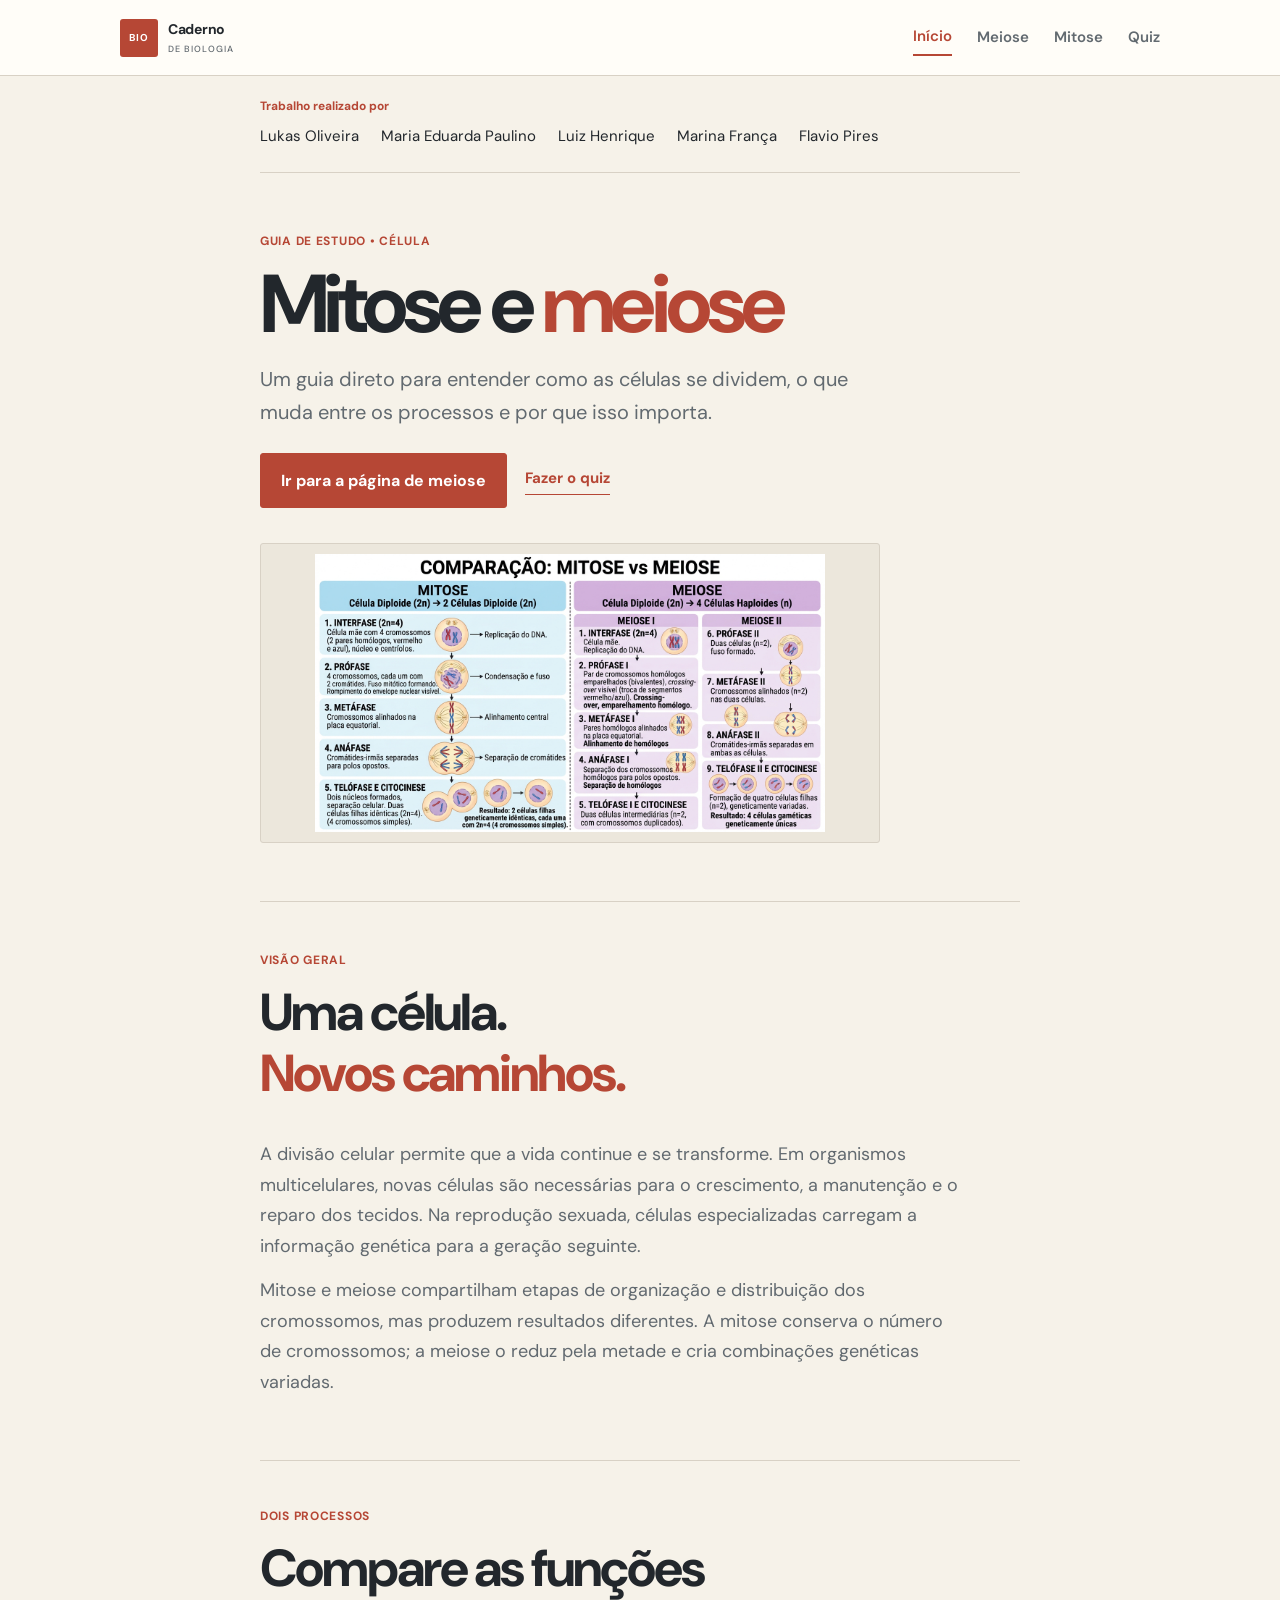
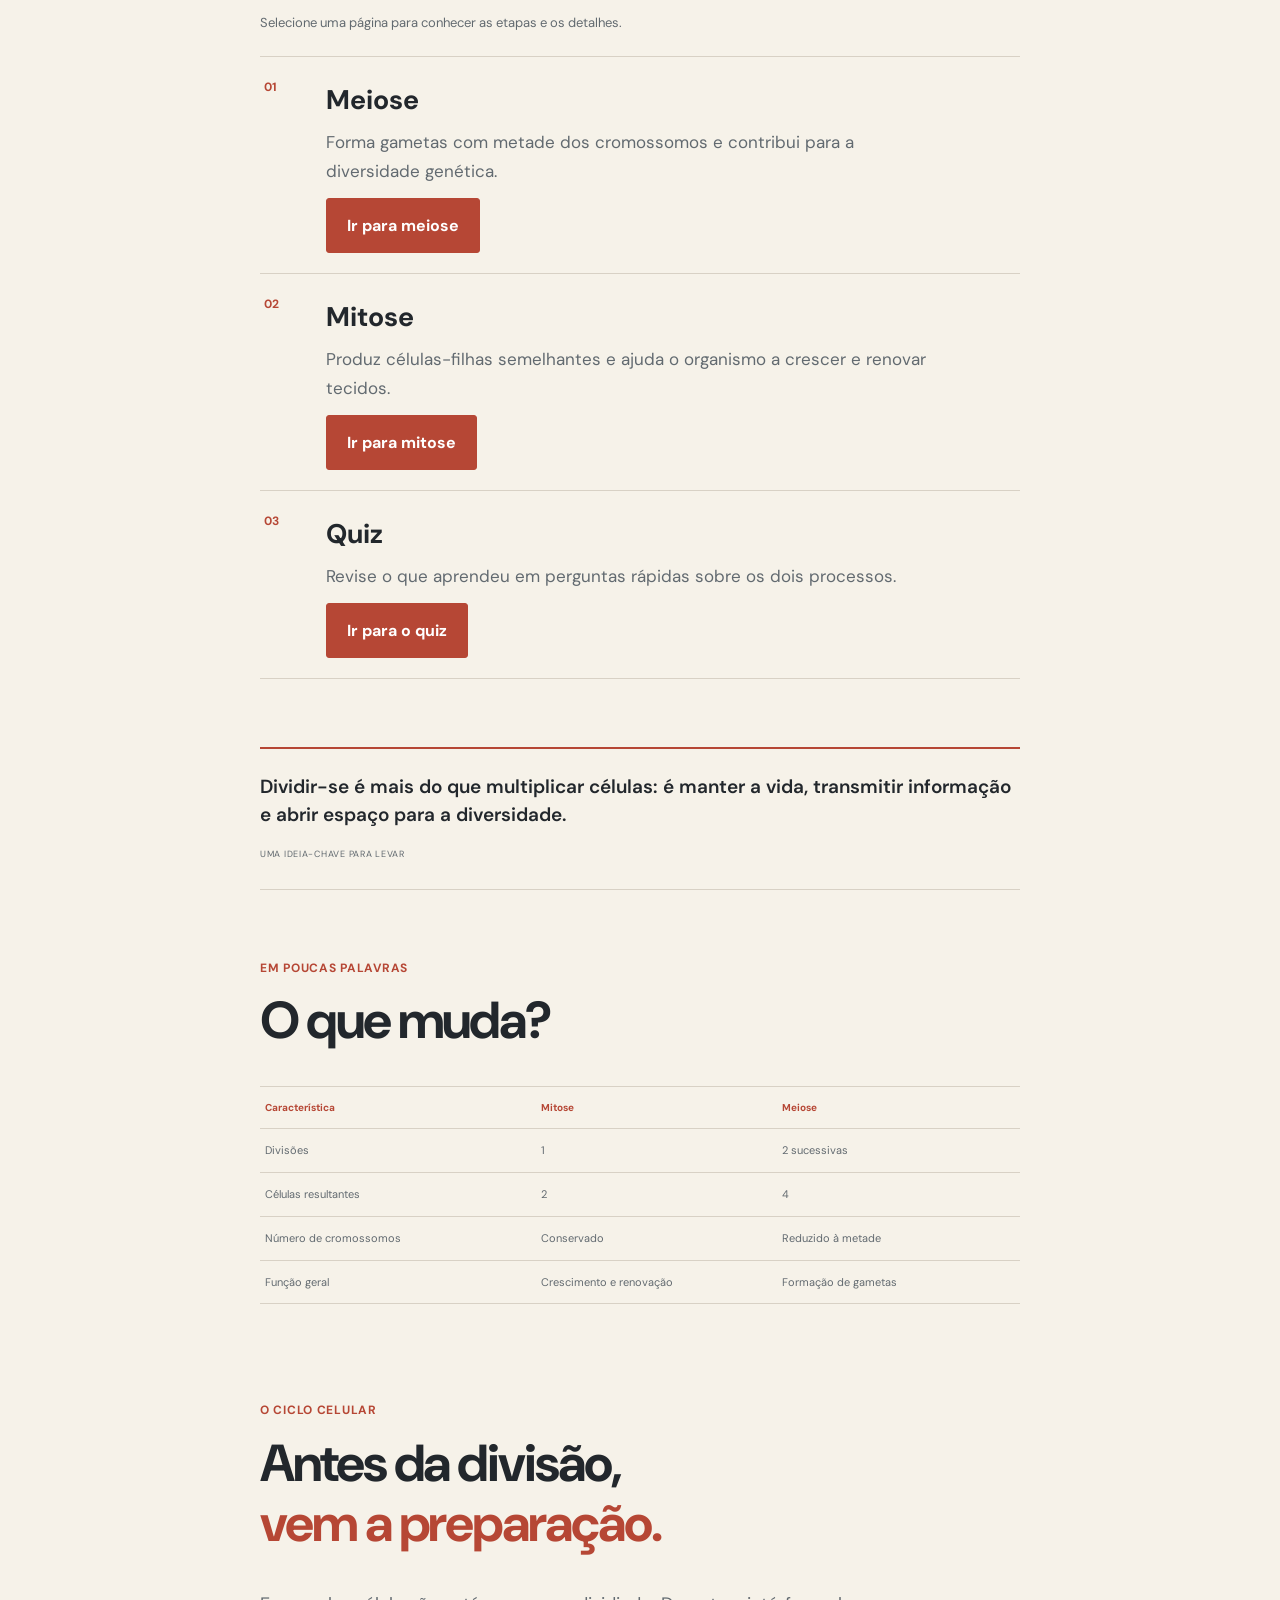
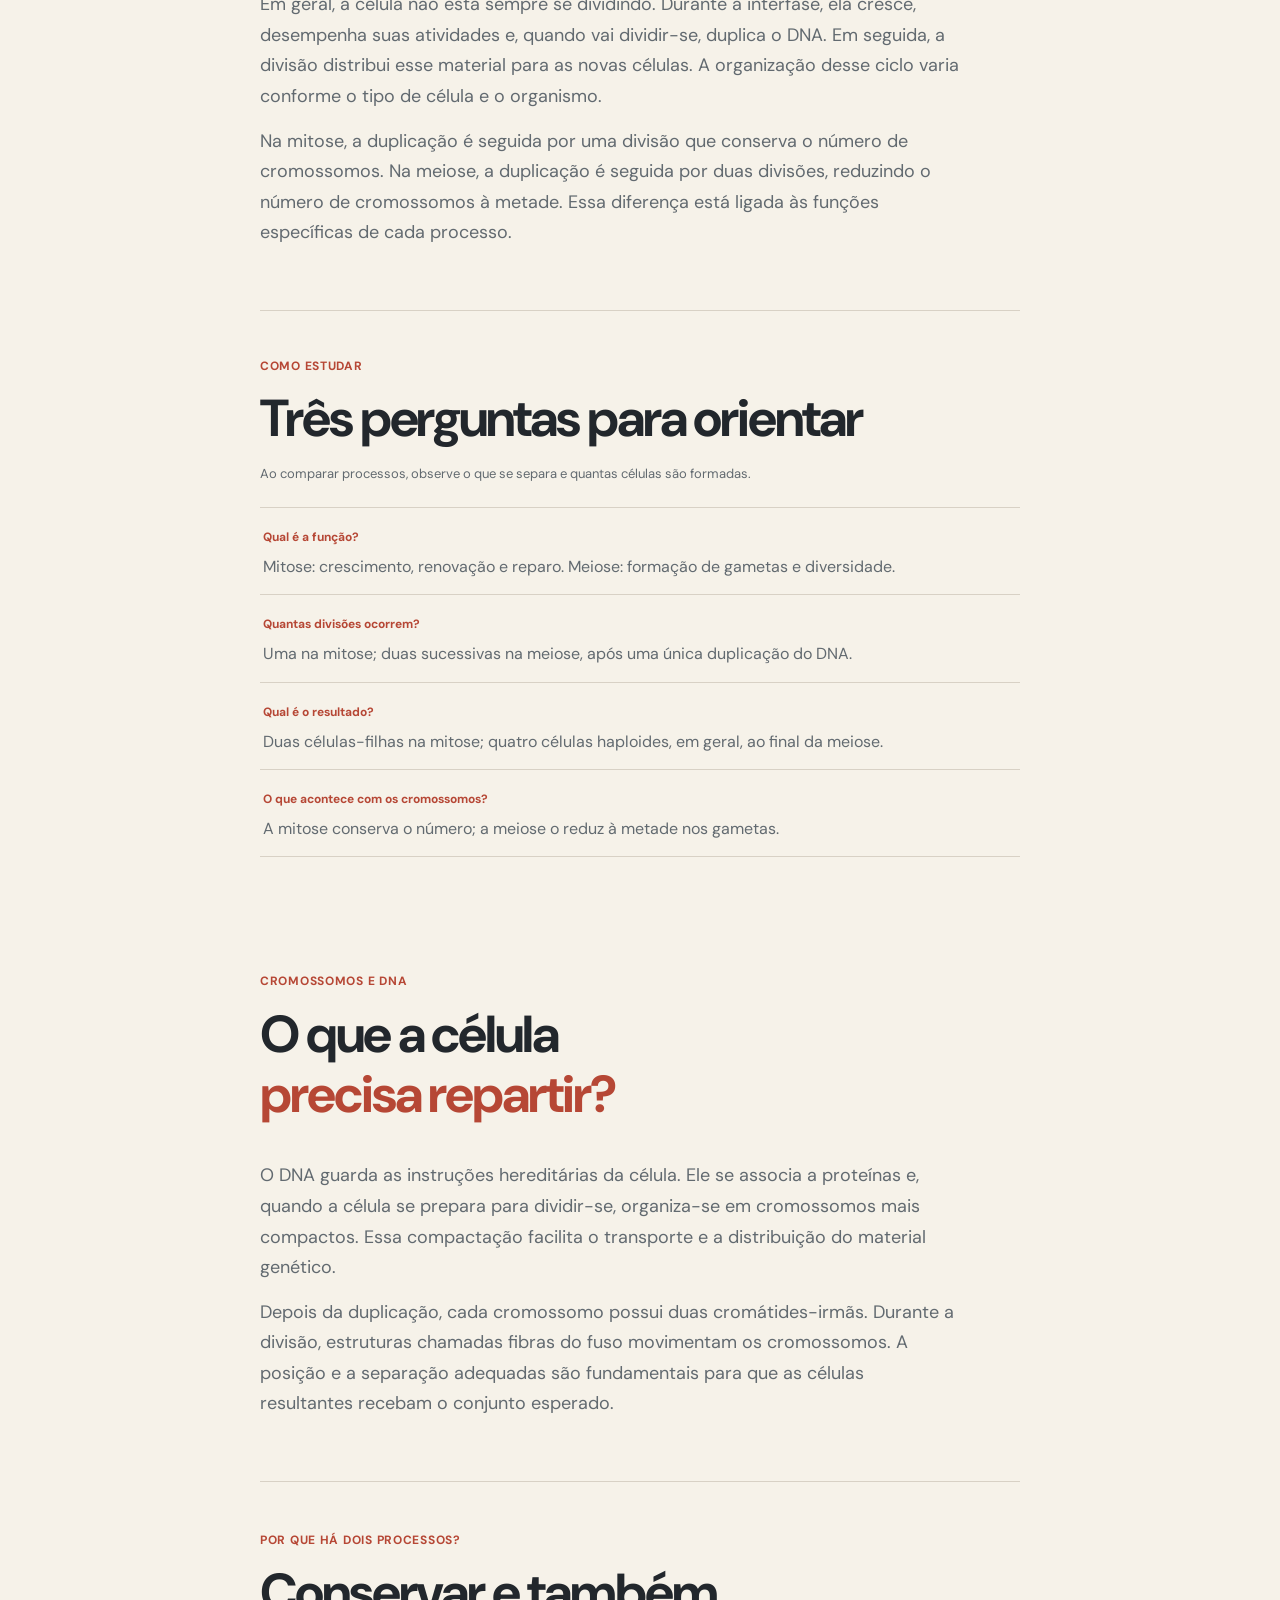
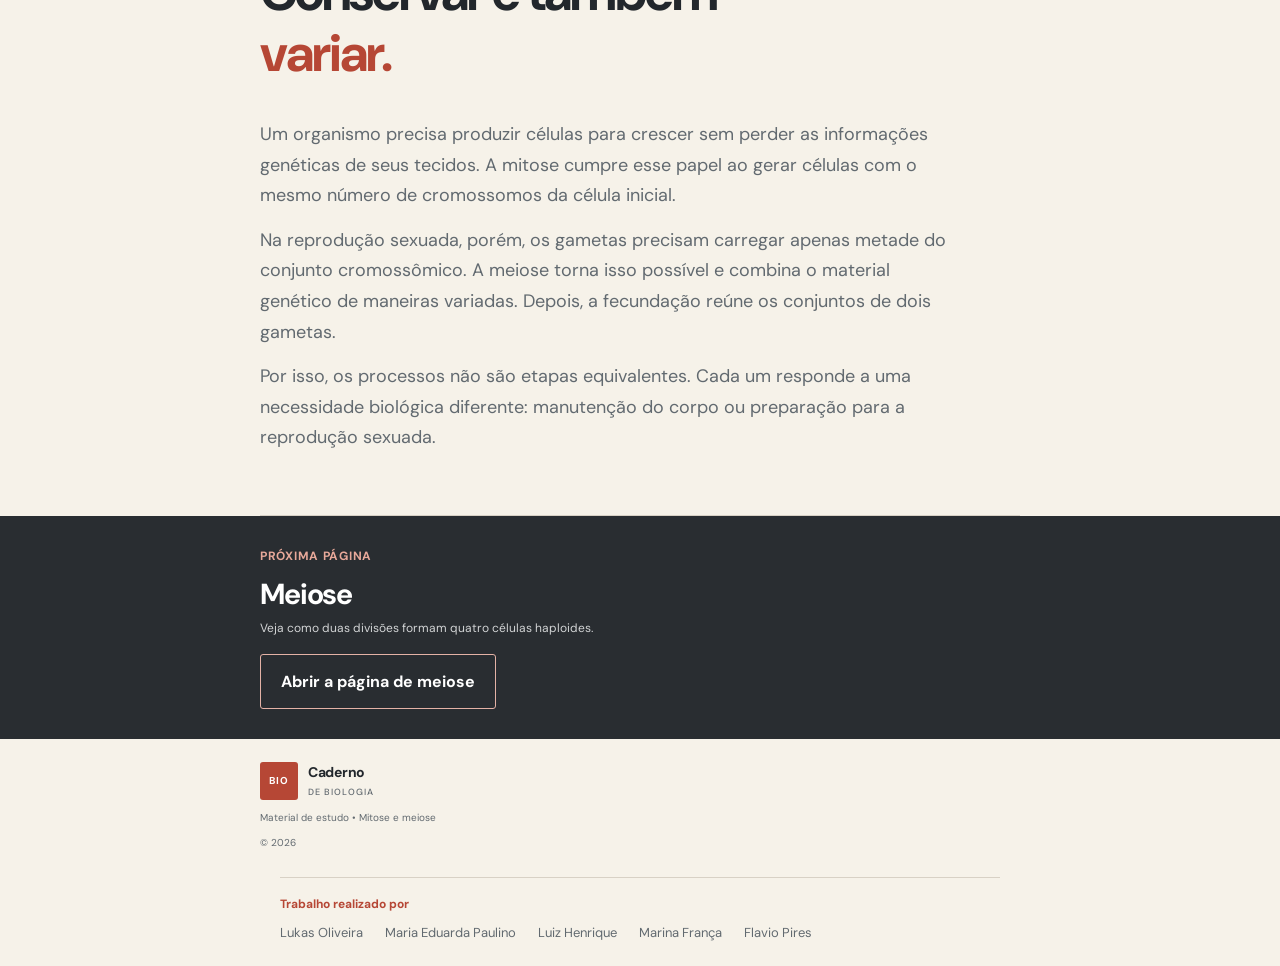
<file: index.html>
<!doctype html>
<html lang="pt-BR">
<head>
  <meta charset="utf-8">
  <meta name="viewport" content="width=device-width, initial-scale=1">
  <meta name="description" content="Introdução aos processos de mitose e meiose, suas etapas e importância.">
  <title>Mitose e Meiose | Caderno de biologia</title>
  <link rel="stylesheet" href="style.css">
  <script src="script.js" defer></script>
</head>
<body>
<header class="site-header">
  <a class="brand" href="index.html"><span class="brand-mark">BIO</span><span>Caderno <small>de biologia</small></span></a>
  <button class="menu-toggle" aria-label="Abrir menu" aria-expanded="false">☰</button>
  <nav class="main-nav">
    <a class="active" href="index.html">Início</a>
    <a href="meiose.html">Meiose</a>
    <a href="mitose.html">Mitose</a>
    <a href="quiz.html">Quiz</a>
  </nav>
</header>

<section class="team-credit" aria-label="Autores do trabalho">
  <p>Trabalho realizado por</p>
  <ul>
    <li>Lukas Oliveira</li>
    <li>Maria Eduarda Paulino</li>
    <li>Luiz Henrique</li>
    <li>Marina França</li>
    <li>Flavio Pires</li>
  </ul>
</section>

<main>
  <section class="hero">
    <div class="hero-copy">
      <p class="eyebrow">GUIA DE ESTUDO • CÉLULA</p>
      <h1>Mitose e <span>meiose</span></h1>
      <p class="lead">Um guia direto para entender como as células se dividem, o que muda entre os processos e por que isso importa.</p>
      <div class="hero-actions">
        <a class="button" href="meiose.html">Ir para a página de meiose</a>
        <a class="text-link" href="quiz.html">Fazer o quiz</a>
      </div>
    </div>
    <div class="image-placeholder hero-image">
      <div class="image-placeholder-inner">
        <img src="imagens/meiose-e-mitose-primeira-pagina.jfif" alt="Ilustração de abertura sobre mitose e meiose">
      </div>
    </div>
  </section>

  <section class="section intro-grid">
    <div>
      <p class="eyebrow">VISÃO GERAL</p>
      <h2>Uma célula.<br><span>Novos caminhos.</span></h2>
    </div>
    <div class="body-copy">
      <p>A divisão celular permite que a vida continue e se transforme. Em organismos multicelulares, novas células são necessárias para o crescimento, a manutenção e o reparo dos tecidos. Na reprodução sexuada, células especializadas carregam a informação genética para a geração seguinte.</p>
      <p>Mitose e meiose compartilham etapas de organização e distribuição dos cromossomos, mas produzem resultados diferentes. A mitose conserva o número de cromossomos; a meiose o reduz pela metade e cria combinações genéticas variadas.</p>
    </div>
  </section>

  <section class="section pathways">
    <div class="section-heading">
      <div><p class="eyebrow">DOIS PROCESSOS</p><h2>Compare as funções</h2></div>
      <p>Selecione uma página para conhecer as etapas e os detalhes.</p>
    </div>

    <div class="card-grid">
      <div class="topic-card meiosis-card">
        <span class="card-number">01</span>
        <h3>Meiose</h3>
        <p>Forma gametas com metade dos cromossomos e contribui para a diversidade genética.</p>
        <a class="button" href="meiose.html">Ir para meiose</a>
      </div>
      <div class="topic-card mitosis-card">
        <span class="card-number">02</span>
        <h3>Mitose</h3>
        <p>Produz células-filhas semelhantes e ajuda o organismo a crescer e renovar tecidos.</p>
        <a class="button" href="mitose.html">Ir para mitose</a>
      </div>
      <div class="topic-card quiz-card">
        <span class="card-number">03</span>
        <h3>Quiz</h3>
        <p>Revise o que aprendeu em perguntas rápidas sobre os dois processos.</p>
        <a class="button" href="quiz.html">Ir para o quiz</a>
      </div>
    </div>
  </section>

  <section class="quote-band">
    <p>Dividir-se é mais do que multiplicar células: é manter a vida, transmitir informação e abrir espaço para a diversidade.</p>
    <small>UMA IDEIA-CHAVE PARA LEVAR</small>
  </section>

  <section class="section quick-compare">
    <div><p class="eyebrow">EM POUCAS PALAVRAS</p><h2>O que muda?</h2></div>
    <div class="compare-table">
      <div class="compare-row compare-head"><span>Característica</span><span>Mitose</span><span>Meiose</span></div>
      <div class="compare-row"><span>Divisões</span><span>1</span><span>2 sucessivas</span></div>
      <div class="compare-row"><span>Células resultantes</span><span>2</span><span>4</span></div>
      <div class="compare-row"><span>Número de cromossomos</span><span>Conservado</span><span>Reduzido à metade</span></div>
      <div class="compare-row"><span>Função geral</span><span>Crescimento e renovação</span><span>Formação de gametas</span></div>
    </div>
  </section>

  <section class="section intro-grid">
    <div><p class="eyebrow">O CICLO CELULAR</p><h2>Antes da divisão,<br><span>vem a preparação.</span></h2></div>
    <div class="body-copy">
      <p>Em geral, a célula não está sempre se dividindo. Durante a intérfase, ela cresce, desempenha suas atividades e, quando vai dividir-se, duplica o DNA. Em seguida, a divisão distribui esse material para as novas células. A organização desse ciclo varia conforme o tipo de célula e o organismo.</p>
      <p>Na mitose, a duplicação é seguida por uma divisão que conserva o número de cromossomos. Na meiose, a duplicação é seguida por duas divisões, reduzindo o número de cromossomos à metade. Essa diferença está ligada às funções específicas de cada processo.</p>
    </div>
  </section>

  <section class="section pathways">
    <div class="section-heading">
      <div><p class="eyebrow">COMO ESTUDAR</p><h2>Três perguntas para orientar</h2></div>
      <p>Ao comparar processos, observe o que se separa e quantas células são formadas.</p>
    </div>
    <div class="mini-grid">
      <div><b>Qual é a função?</b><p>Mitose: crescimento, renovação e reparo. Meiose: formação de gametas e diversidade.</p></div>
      <div><b>Quantas divisões ocorrem?</b><p>Uma na mitose; duas sucessivas na meiose, após uma única duplicação do DNA.</p></div>
      <div><b>Qual é o resultado?</b><p>Duas células-filhas na mitose; quatro células haploides, em geral, ao final da meiose.</p></div>
      <div><b>O que acontece com os cromossomos?</b><p>A mitose conserva o número; a meiose o reduz à metade nos gametas.</p></div>
    </div>
  </section>

  <section class="section intro-grid">
    <div><p class="eyebrow">CROMOSSOMOS E DNA</p><h2>O que a célula<br><span>precisa repartir?</span></h2></div>
    <div class="body-copy">
      <p>O DNA guarda as instruções hereditárias da célula. Ele se associa a proteínas e, quando a célula se prepara para dividir-se, organiza-se em cromossomos mais compactos. Essa compactação facilita o transporte e a distribuição do material genético.</p>
      <p>Depois da duplicação, cada cromossomo possui duas cromátides-irmãs. Durante a divisão, estruturas chamadas fibras do fuso movimentam os cromossomos. A posição e a separação adequadas são fundamentais para que as células resultantes recebam o conjunto esperado.</p>
    </div>
  </section>

  <section class="section intro-grid">
    <div><p class="eyebrow">POR QUE HÁ DOIS PROCESSOS?</p><h2>Conservar e também<br><span>variar.</span></h2></div>
    <div class="body-copy">
      <p>Um organismo precisa produzir células para crescer sem perder as informações genéticas de seus tecidos. A mitose cumpre esse papel ao gerar células com o mesmo número de cromossomos da célula inicial.</p>
      <p>Na reprodução sexuada, porém, os gametas precisam carregar apenas metade do conjunto cromossômico. A meiose torna isso possível e combina o material genético de maneiras variadas. Depois, a fecundação reúne os conjuntos de dois gametas.</p>
      <p>Por isso, os processos não são etapas equivalentes. Cada um responde a uma necessidade biológica diferente: manutenção do corpo ou preparação para a reprodução sexuada.</p>
    </div>
  </section>

  <section class="next-banner">
    <div>
      <p class="eyebrow">PRÓXIMA PÁGINA</p>
      <h2>Meiose</h2>
      <p>Veja como duas divisões formam quatro células haploides.</p>
    </div>
    <a class="button button-light" href="meiose.html">Abrir a página de meiose</a>
  </section>
</main>

<footer>
  <a class="brand" href="index.html"><span class="brand-mark">BIO</span><span>Caderno <small>de biologia</small></span></a>
  <div class="credits-footer">
    <p>Trabalho realizado por</p>
    <ul>
      <li>Lukas Oliveira</li><li>Maria Eduarda Paulino</li><li>Luiz Henrique</li><li>Marina França</li><li>Flavio Pires</li>
    </ul>
  </div>
  <p>Material de estudo • Mitose e meiose</p>
  <span>© <span data-year></span></span>
</footer>
</body>
</html>
</file>
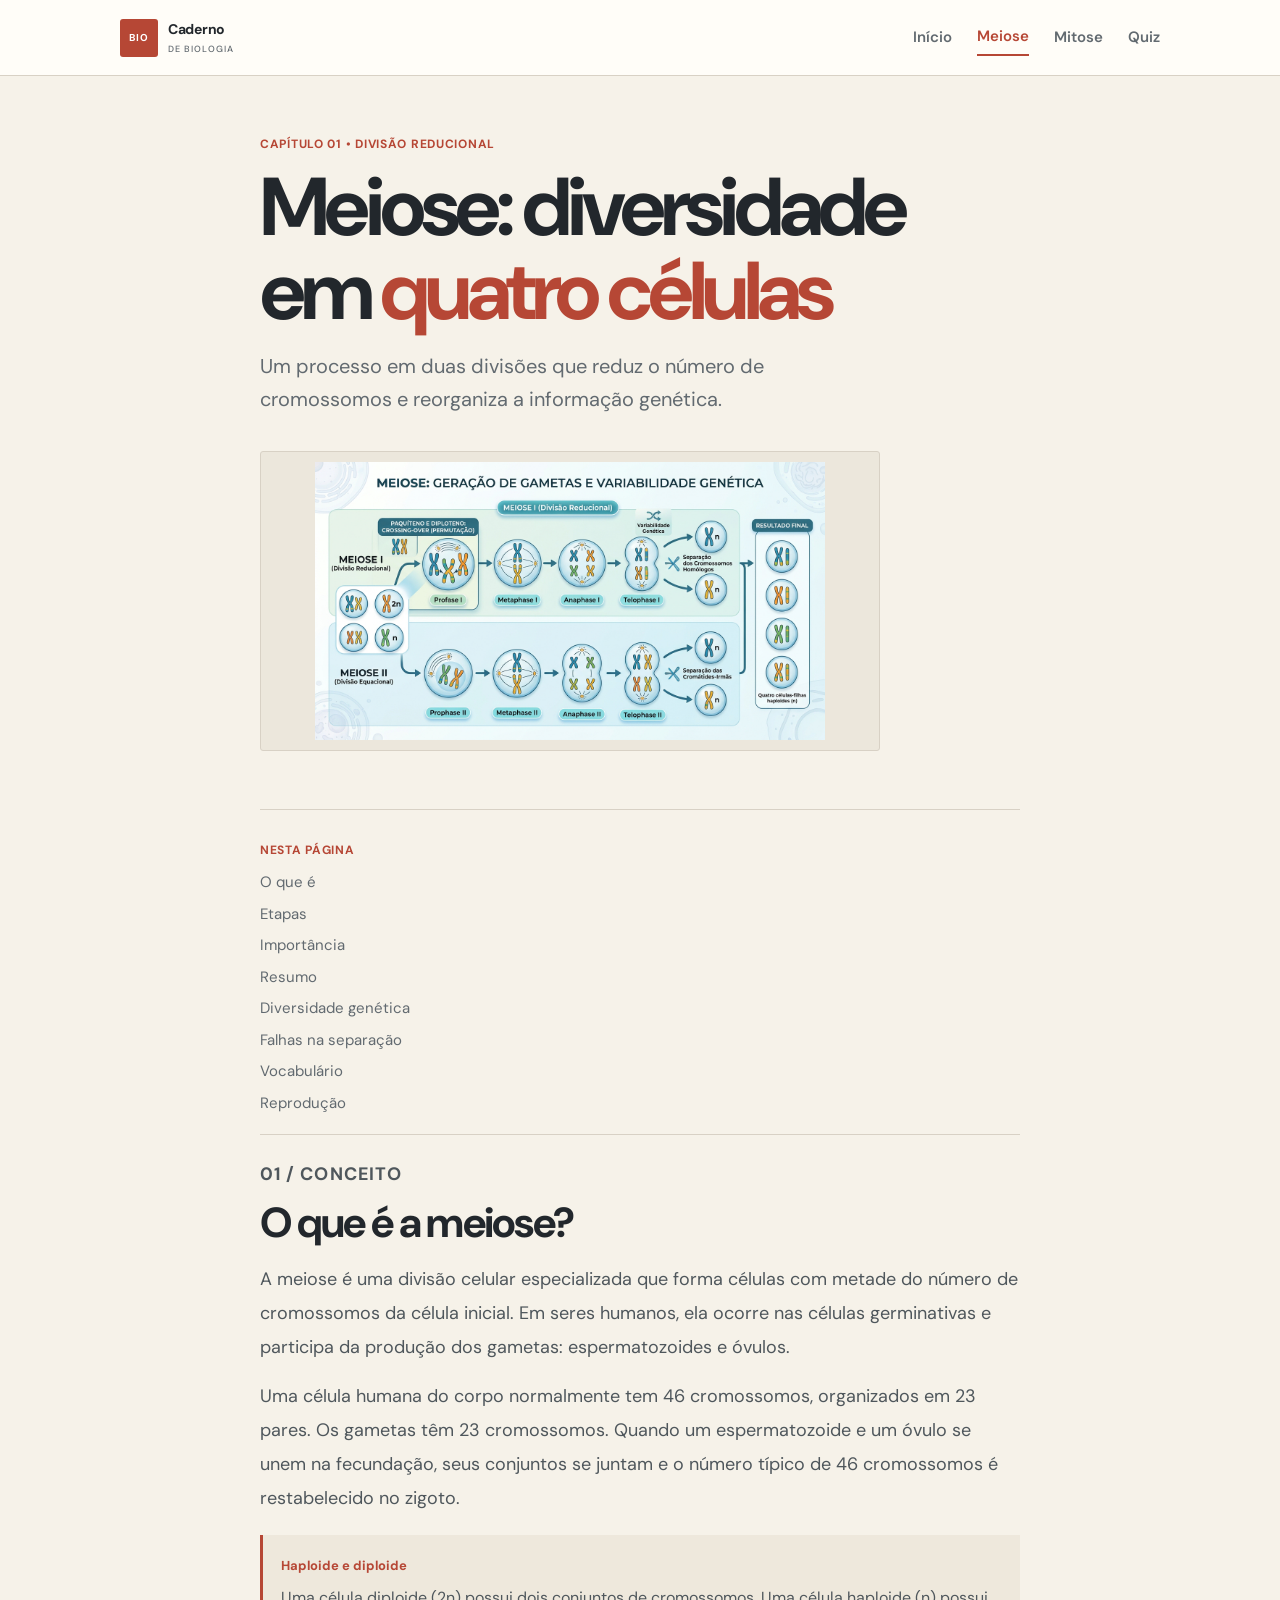
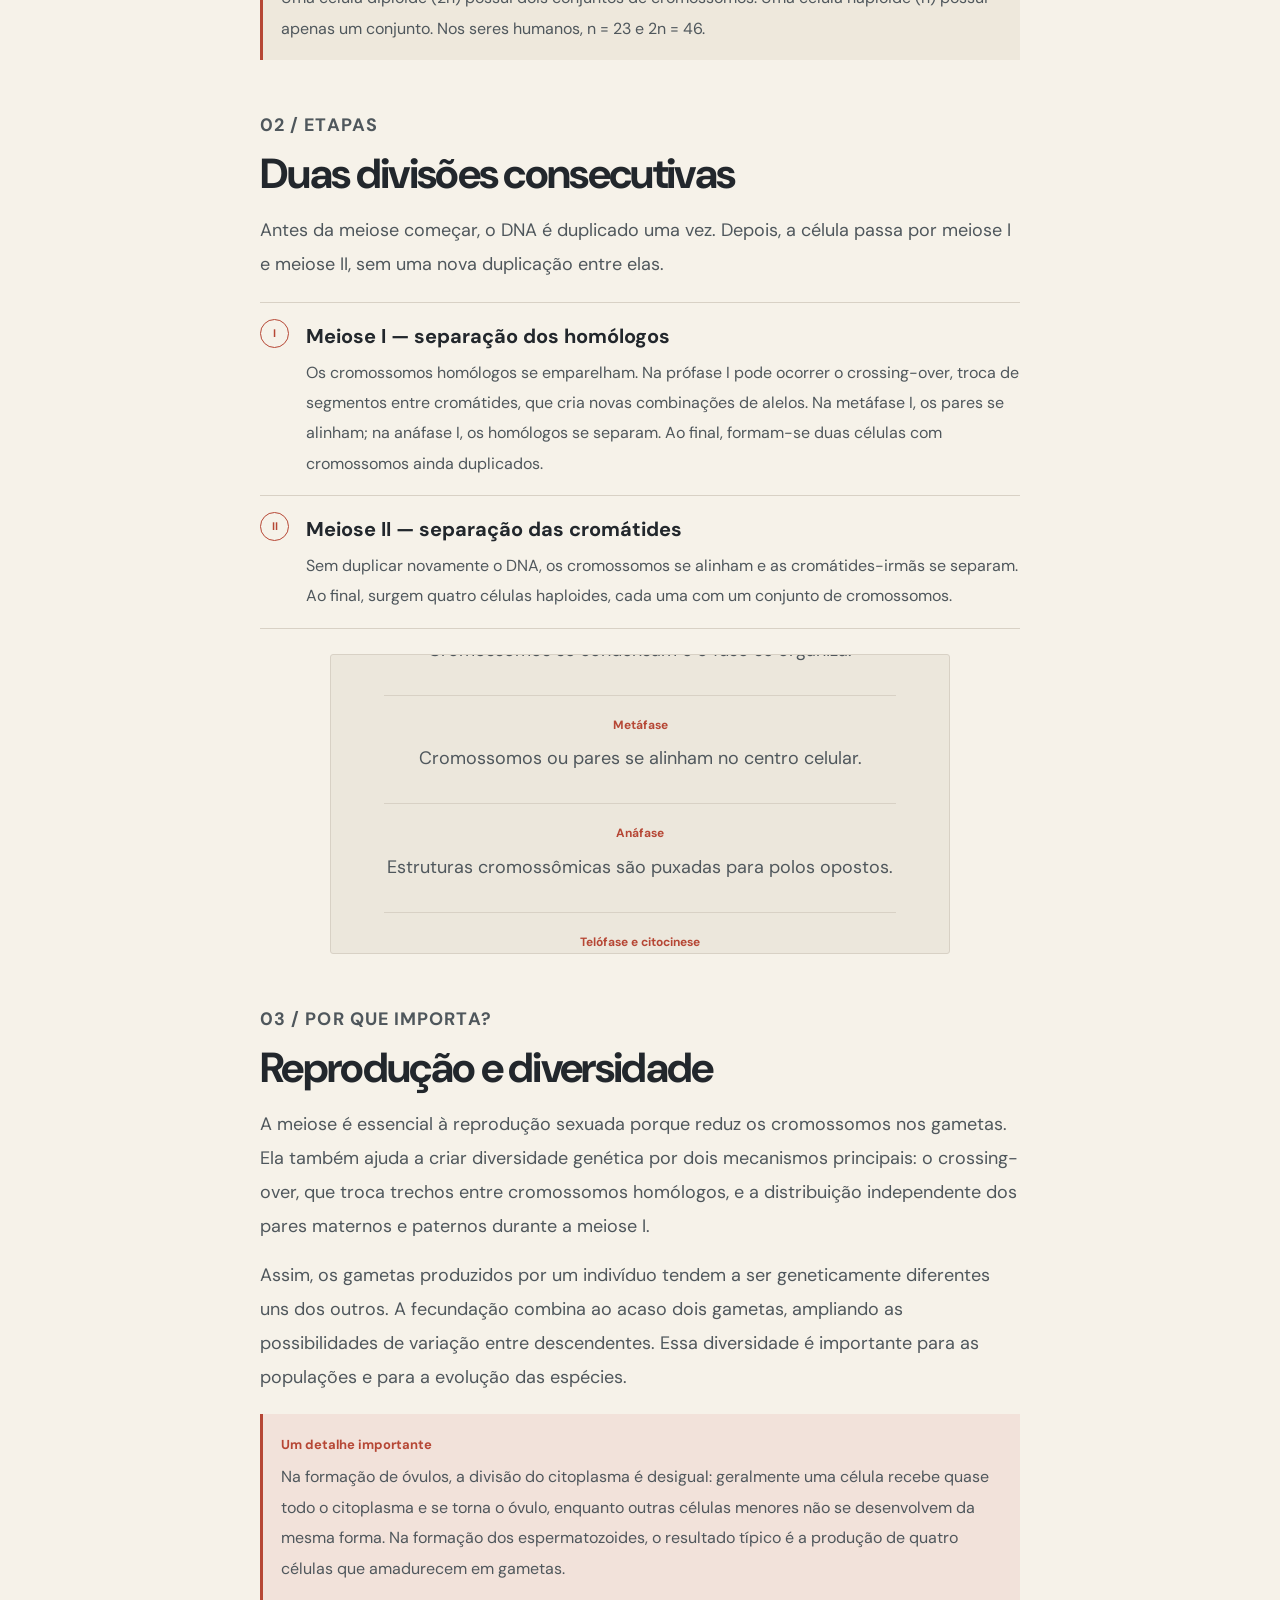
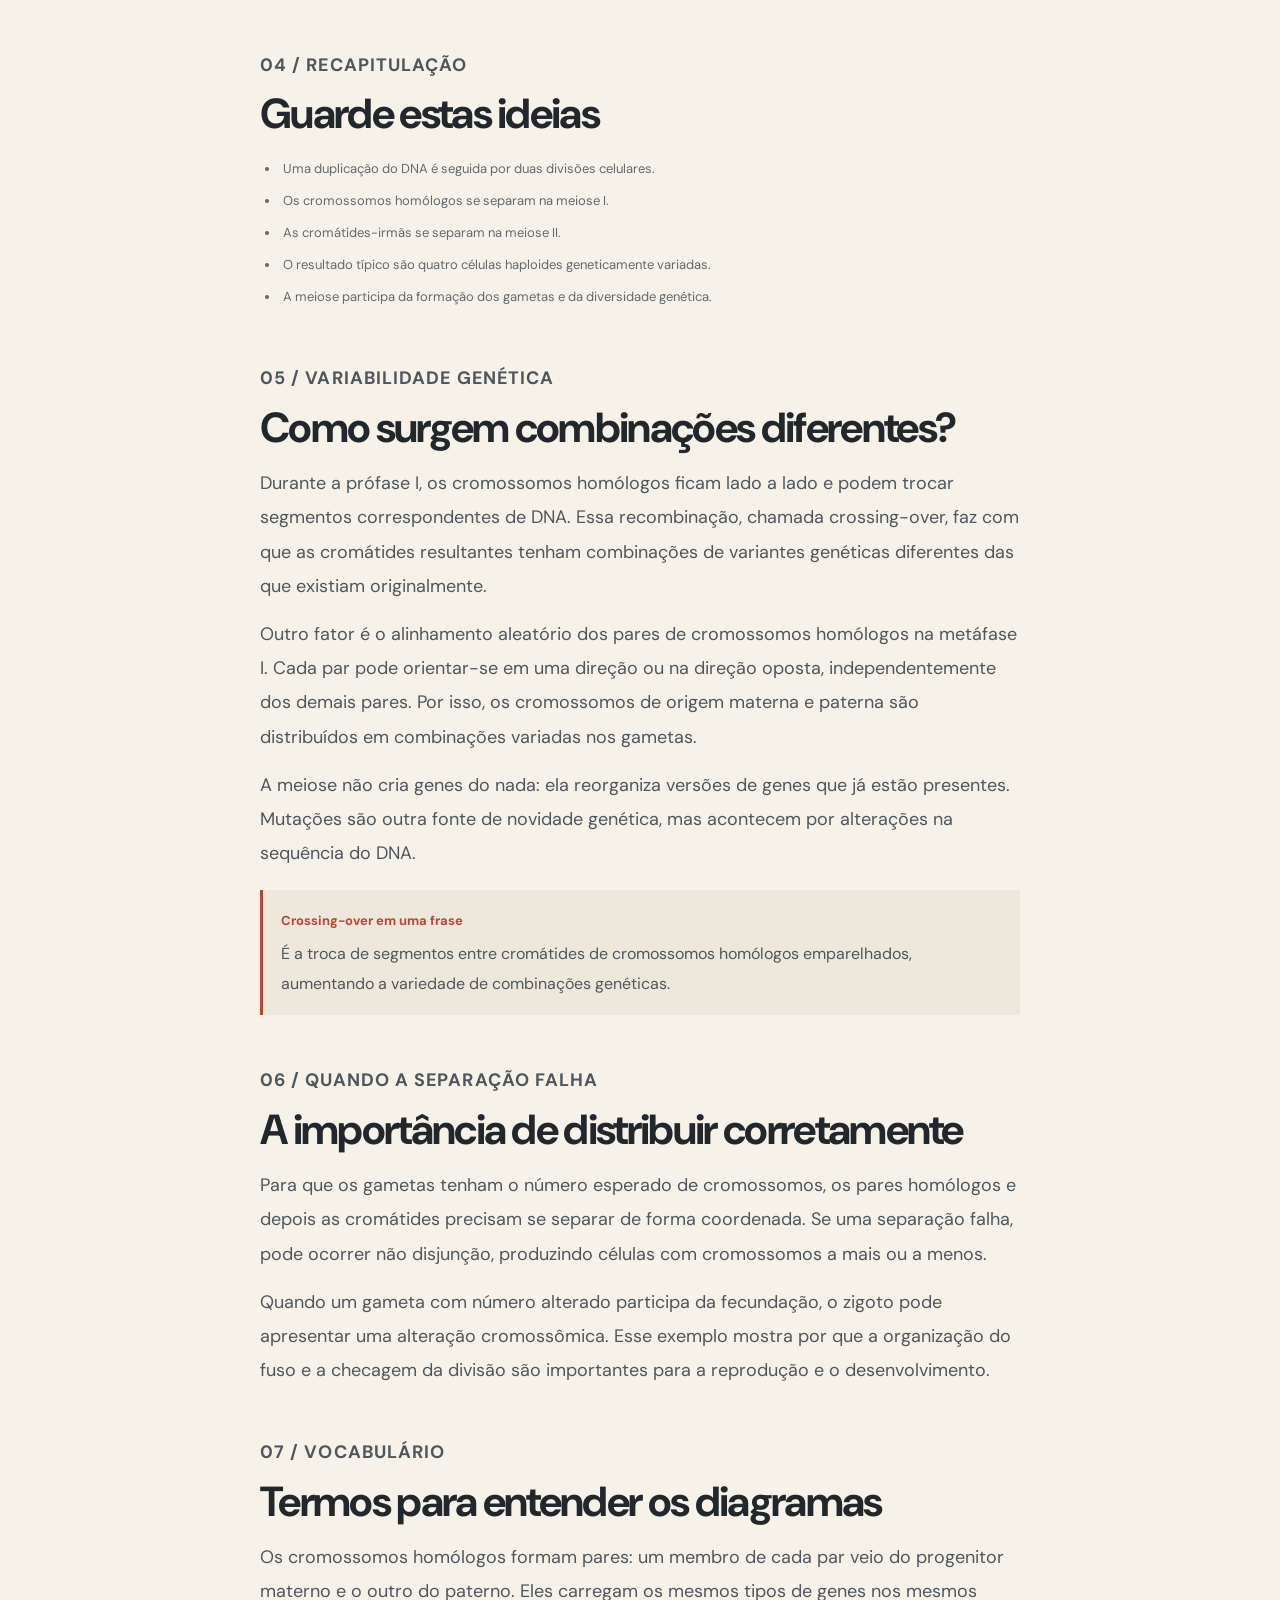
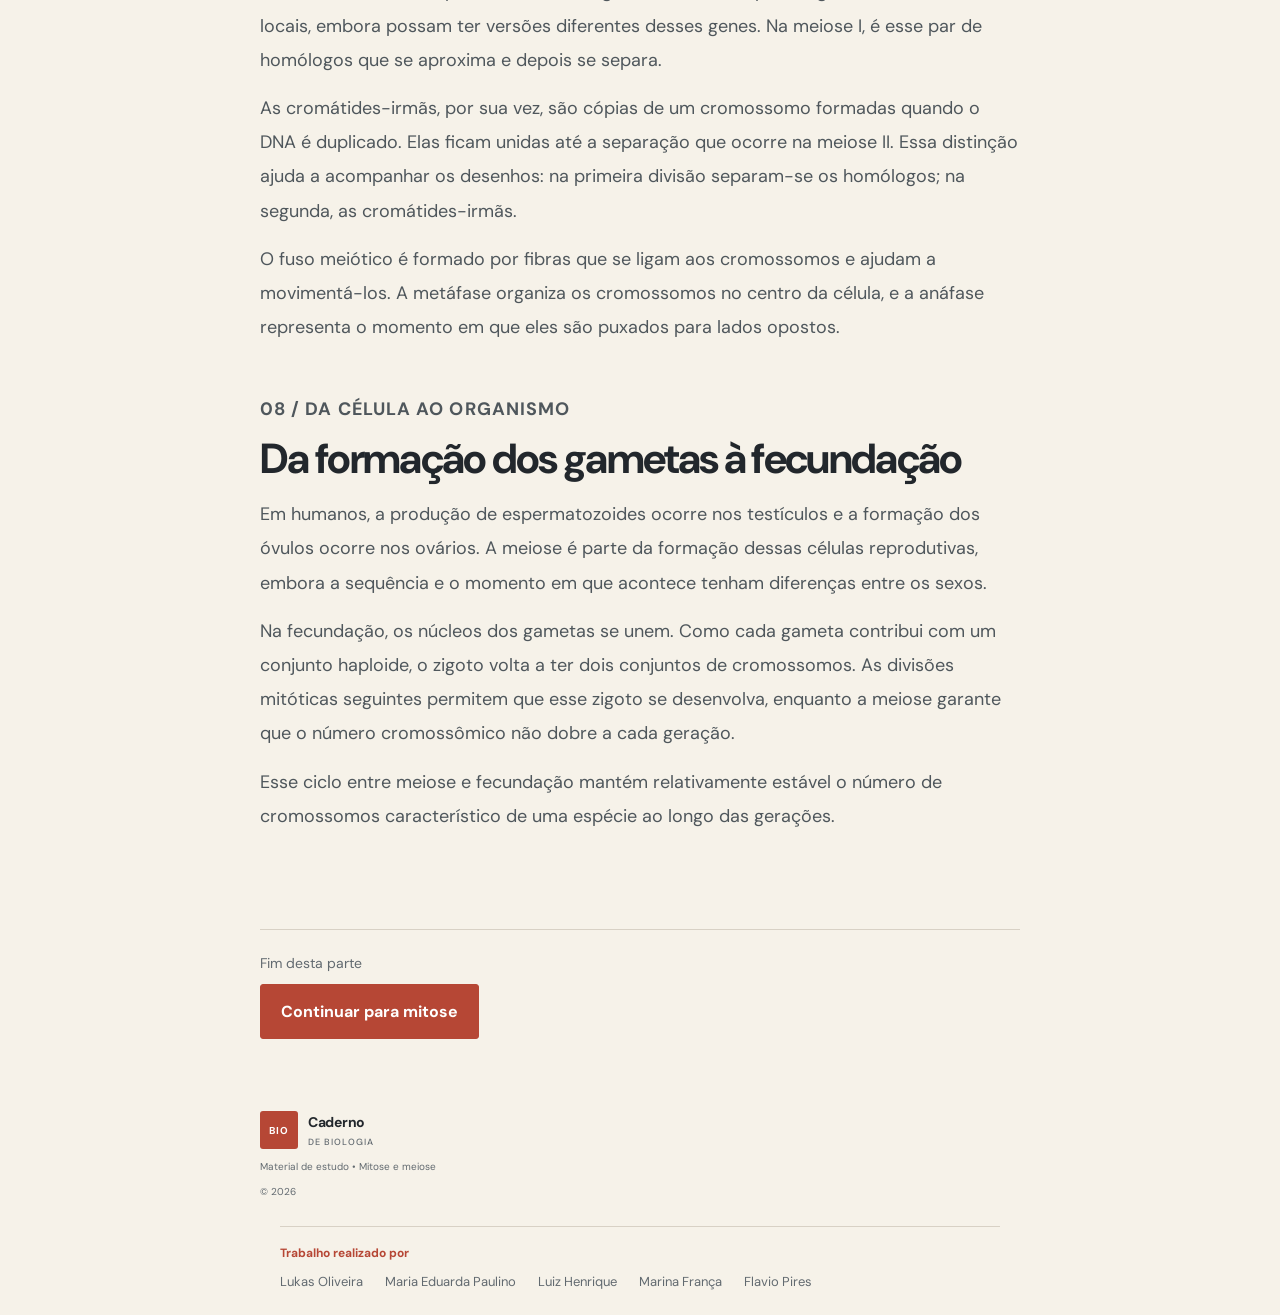
<file: meiose.html>
<!doctype html>
<html lang="pt-BR">
<head>
  <meta charset="utf-8">
  <meta name="viewport" content="width=device-width, initial-scale=1">
  <meta name="description" content="Conheça as etapas e a importância da meiose.">
  <title>Meiose | Caderno de biologia</title>
  <link rel="stylesheet" href="style.css">
  <script src="script.js" defer></script>
</head>
<body>
<header class="site-header">
  <a class="brand" href="index.html"><span class="brand-mark">BIO</span><span>Caderno <small>de biologia</small></span></a>
  <button class="menu-toggle" aria-label="Abrir menu" aria-expanded="false">☰</button>
  <nav class="main-nav">
    <a href="index.html">Início</a><a class="active" href="meiose.html">Meiose</a><a href="mitose.html">Mitose</a><a href="quiz.html">Quiz</a>
  </nav>
</header>

<main>
  <section class="page-hero">
    <div>
      <p class="eyebrow">CAPÍTULO 01 • DIVISÃO REDUCIONAL</p>
      <h1>Meiose: diversidade em <span>quatro células</span></h1>
      <p class="lead">Um processo em duas divisões que reduz o número de cromossomos e reorganiza a informação genética.</p>
    </div>
    <div class="image-placeholder page-image">
      <div class="image-placeholder-inner"><img src="imagens/meiose.jfif" alt="Ilustração das etapas da meiose"></div>
    </div>
  </section>

  <section class="section content-layout">
    <aside class="on-this-page">
      <p class="eyebrow">NESTA PÁGINA</p>
      <a href="#conceito">O que é</a><a href="#etapas">Etapas</a><a href="#importancia">Importância</a><a href="#resumo">Resumo</a>
      <a href="#variabilidade">Diversidade genética</a><a href="#erros">Falhas na separação</a><a href="#termos">Vocabulário</a><a href="#meiose-reproducao">Reprodução</a>
    </aside>

    <article class="article">
      <section id="conceito">
        <p class="eyebrow">01 / CONCEITO</p>
        <h2>O que é a meiose?</h2>
        <p>A meiose é uma divisão celular especializada que forma células com metade do número de cromossomos da célula inicial. Em seres humanos, ela ocorre nas células germinativas e participa da produção dos gametas: espermatozoides e óvulos.</p>
        <p>Uma célula humana do corpo normalmente tem 46 cromossomos, organizados em 23 pares. Os gametas têm 23 cromossomos. Quando um espermatozoide e um óvulo se unem na fecundação, seus conjuntos se juntam e o número típico de 46 cromossomos é restabelecido no zigoto.</p>
        <div class="fact-box"><b>Haploide e diploide</b><p>Uma célula diploide (2n) possui dois conjuntos de cromossomos. Uma célula haploide (n) possui apenas um conjunto. Nos seres humanos, n = 23 e 2n = 46.</p></div>
      </section>

      <section id="etapas">
        <p class="eyebrow">02 / ETAPAS</p>
        <h2>Duas divisões consecutivas</h2>
        <p>Antes da meiose começar, o DNA é duplicado uma vez. Depois, a célula passa por meiose I e meiose II, sem uma nova duplicação entre elas.</p>
        <div class="phase-list">
          <div class="phase"><span>I</span><div><h3>Meiose I — separação dos homólogos</h3><p>Os cromossomos homólogos se emparelham. Na prófase I pode ocorrer o crossing-over, troca de segmentos entre cromátides, que cria novas combinações de alelos. Na metáfase I, os pares se alinham; na anáfase I, os homólogos se separam. Ao final, formam-se duas células com cromossomos ainda duplicados.</p></div></div>
          <div class="phase"><span>II</span><div><h3>Meiose II — separação das cromátides</h3><p>Sem duplicar novamente o DNA, os cromossomos se alinham e as cromátides-irmãs se separam. Ao final, surgem quatro células haploides, cada uma com um conjunto de cromossomos.</p></div></div>
        </div>
        <div class="image-placeholder inline-image"><div class="image-placeholder-inner">
        </h3>
        <div class="mini-grid">
          <div><b>Prófase</b><p>Cromossomos se condensam e o fuso se organiza.</p></div>
          <div><b>Metáfase</b><p>Cromossomos ou pares se alinham no centro celular.</p></div>
          <div><b>Anáfase</b><p>Estruturas cromossômicas são puxadas para polos opostos.</p></div>
          <div><b>Telófase e citocinese</b><p>Núcleos se reorganizam e o citoplasma se divide.</p></div>
        </div>
      </section>

      <section id="importancia">
        <p class="eyebrow">03 / POR QUE IMPORTA?</p>
        <h2>Reprodução e diversidade</h2>
        <p>A meiose é essencial à reprodução sexuada porque reduz os cromossomos nos gametas. Ela também ajuda a criar diversidade genética por dois mecanismos principais: o crossing-over, que troca trechos entre cromossomos homólogos, e a distribuição independente dos pares maternos e paternos durante a meiose I.</p>
        <p>Assim, os gametas produzidos por um indivíduo tendem a ser geneticamente diferentes uns dos outros. A fecundação combina ao acaso dois gametas, ampliando as possibilidades de variação entre descendentes. Essa diversidade é importante para as populações e para a evolução das espécies.</p>
        <div class="fact-box accent"><b>Um detalhe importante</b><p>Na formação de óvulos, a divisão do citoplasma é desigual: geralmente uma célula recebe quase todo o citoplasma e se torna o óvulo, enquanto outras células menores não se desenvolvem da mesma forma. Na formação dos espermatozoides, o resultado típico é a produção de quatro células que amadurecem em gametas.</p></div>
      </section>

      <section id="resumo">
        <p class="eyebrow">04 / RECAPITULAÇÃO</p>
        <h2>Guarde estas ideias</h2>
        <ul class="key-points">
          <li>Uma duplicação do DNA é seguida por duas divisões celulares.</li>
          <li>Os cromossomos homólogos se separam na meiose I.</li>
          <li>As cromátides-irmãs se separam na meiose II.</li>
          <li>O resultado típico são quatro células haploides geneticamente variadas.</li>
          <li>A meiose participa da formação dos gametas e da diversidade genética.</li>
        </ul>
      </section>

      <section id="variabilidade">
        <p class="eyebrow">05 / VARIABILIDADE GENÉTICA</p>
        <h2>Como surgem combinações diferentes?</h2>
        <p>Durante a prófase I, os cromossomos homólogos ficam lado a lado e podem trocar segmentos correspondentes de DNA. Essa recombinação, chamada crossing-over, faz com que as cromátides resultantes tenham combinações de variantes genéticas diferentes das que existiam originalmente.</p>
        <p>Outro fator é o alinhamento aleatório dos pares de cromossomos homólogos na metáfase I. Cada par pode orientar-se em uma direção ou na direção oposta, independentemente dos demais pares. Por isso, os cromossomos de origem materna e paterna são distribuídos em combinações variadas nos gametas.</p>
        <p>A meiose não cria genes do nada: ela reorganiza versões de genes que já estão presentes. Mutações são outra fonte de novidade genética, mas acontecem por alterações na sequência do DNA.</p>
        <div class="fact-box"><b>Crossing-over em uma frase</b><p>É a troca de segmentos entre cromátides de cromossomos homólogos emparelhados, aumentando a variedade de combinações genéticas.</p></div>
      </section>

      <section id="erros">
        <p class="eyebrow">06 / QUANDO A SEPARAÇÃO FALHA</p>
        <h2>A importância de distribuir corretamente</h2>
        <p>Para que os gametas tenham o número esperado de cromossomos, os pares homólogos e depois as cromátides precisam se separar de forma coordenada. Se uma separação falha, pode ocorrer não disjunção, produzindo células com cromossomos a mais ou a menos.</p>
        <p>Quando um gameta com número alterado participa da fecundação, o zigoto pode apresentar uma alteração cromossômica. Esse exemplo mostra por que a organização do fuso e a checagem da divisão são importantes para a reprodução e o desenvolvimento.</p>
      </section>

      <section id="termos">
        <p class="eyebrow">07 / VOCABULÁRIO</p>
        <h2>Termos para entender os diagramas</h2>
        <p>Os cromossomos homólogos formam pares: um membro de cada par veio do progenitor materno e o outro do paterno. Eles carregam os mesmos tipos de genes nos mesmos locais, embora possam ter versões diferentes desses genes. Na meiose I, é esse par de homólogos que se aproxima e depois se separa.</p>
        <p>As cromátides-irmãs, por sua vez, são cópias de um cromossomo formadas quando o DNA é duplicado. Elas ficam unidas até a separação que ocorre na meiose II. Essa distinção ajuda a acompanhar os desenhos: na primeira divisão separam-se os homólogos; na segunda, as cromátides-irmãs.</p>
        <p>O fuso meiótico é formado por fibras que se ligam aos cromossomos e ajudam a movimentá-los. A metáfase organiza os cromossomos no centro da célula, e a anáfase representa o momento em que eles são puxados para lados opostos.</p>
      </section>

      <section id="meiose-reproducao">
        <p class="eyebrow">08 / DA CÉLULA AO ORGANISMO</p>
        <h2>Da formação dos gametas à fecundação</h2>
        <p>Em humanos, a produção de espermatozoides ocorre nos testículos e a formação dos óvulos ocorre nos ovários. A meiose é parte da formação dessas células reprodutivas, embora a sequência e o momento em que acontece tenham diferenças entre os sexos.</p>
        <p>Na fecundação, os núcleos dos gametas se unem. Como cada gameta contribui com um conjunto haploide, o zigoto volta a ter dois conjuntos de cromossomos. As divisões mitóticas seguintes permitem que esse zigoto se desenvolva, enquanto a meiose garante que o número cromossômico não dobre a cada geração.</p>
        <p>Esse ciclo entre meiose e fecundação mantém relativamente estável o número de cromossomos característico de uma espécie ao longo das gerações.</p>
      </section>
    </article>
  </section>

  <section class="page-navigation">
    <p>Fim desta parte</p>
    <a class="button" href="mitose.html">Continuar para mitose</a>
  </section>
</main>

<footer>
  <a class="brand" href="index.html"><span class="brand-mark">BIO</span><span>Caderno <small>de biologia</small></span></a>
  <div class="credits-footer">
    <p>Trabalho realizado por</p>
    <ul>
      <li>Lukas Oliveira</li><li>Maria Eduarda Paulino</li><li>Luiz Henrique</li><li>Marina França</li><li>Flavio Pires</li>
    </ul>
  </div>
  <p>Material de estudo • Mitose e meiose</p>
  <span>© <span data-year></span></span>
</footer>
</body>
</html>
</file>
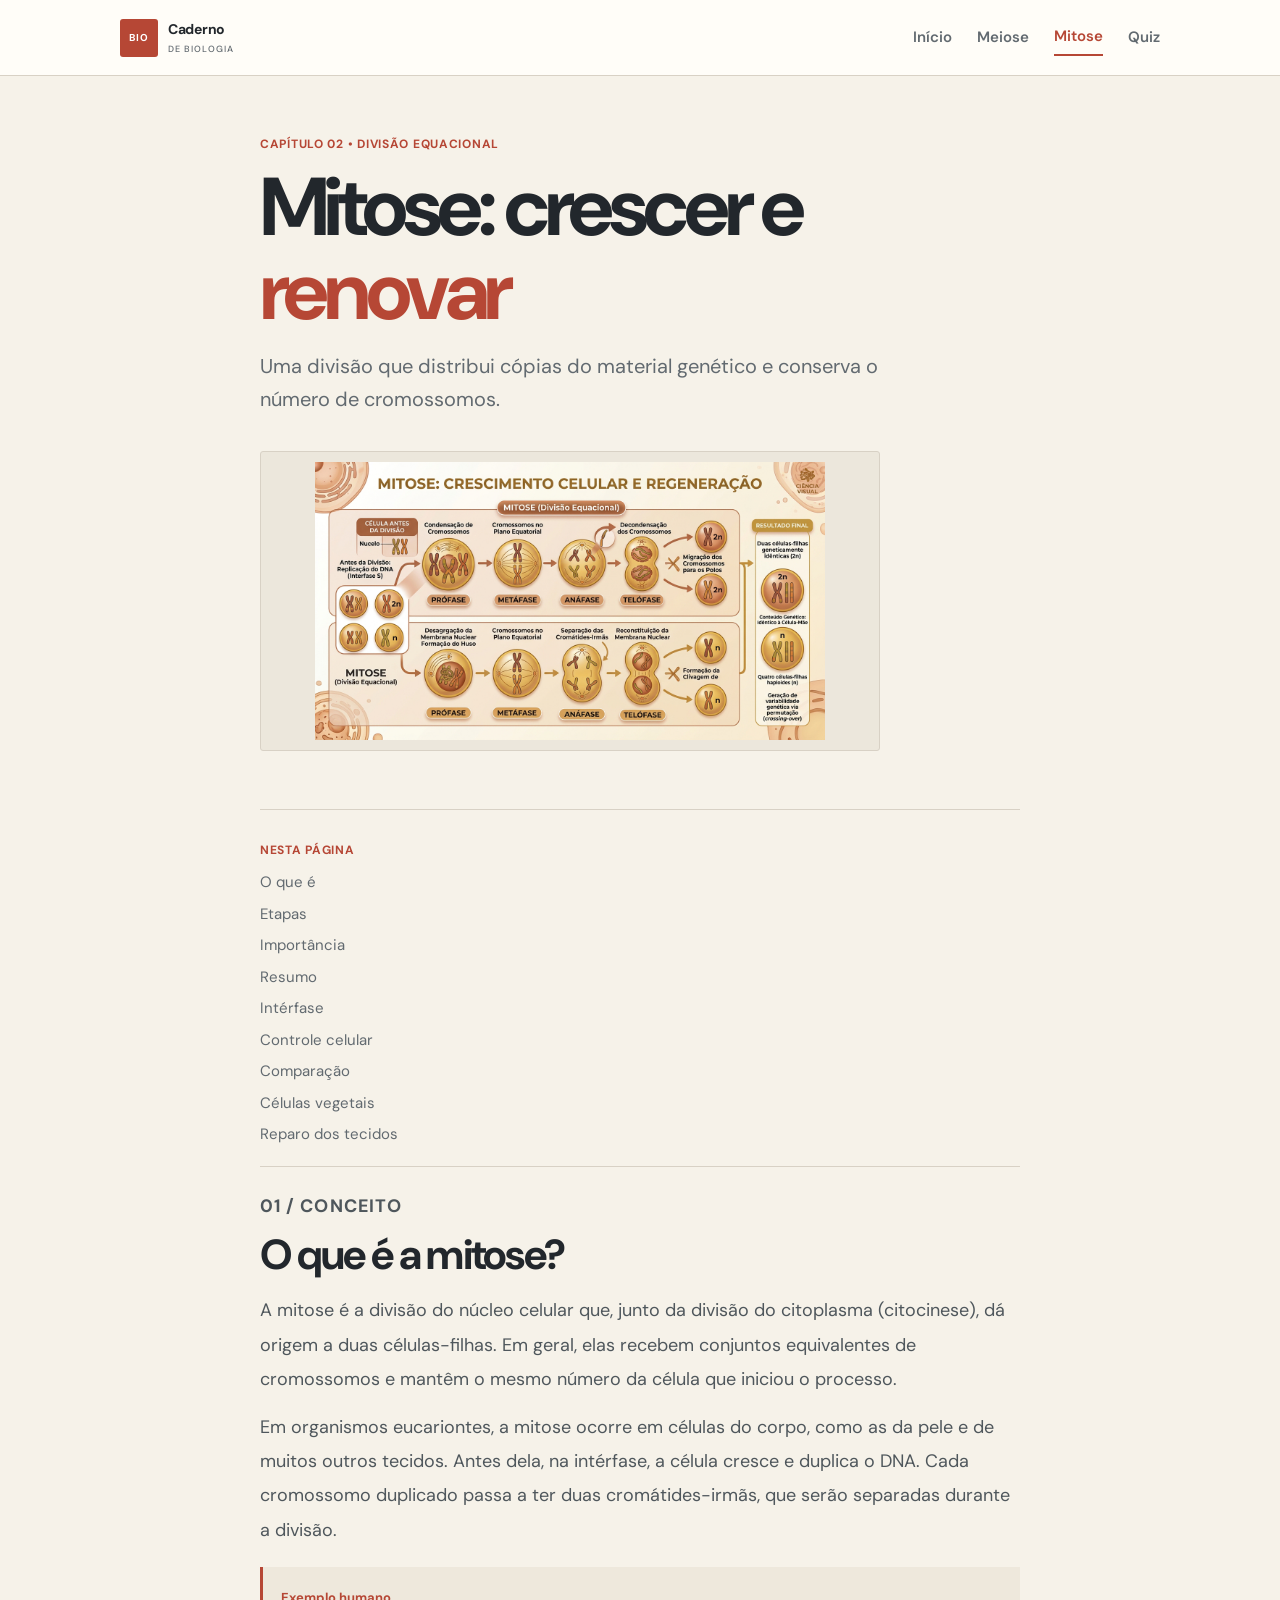
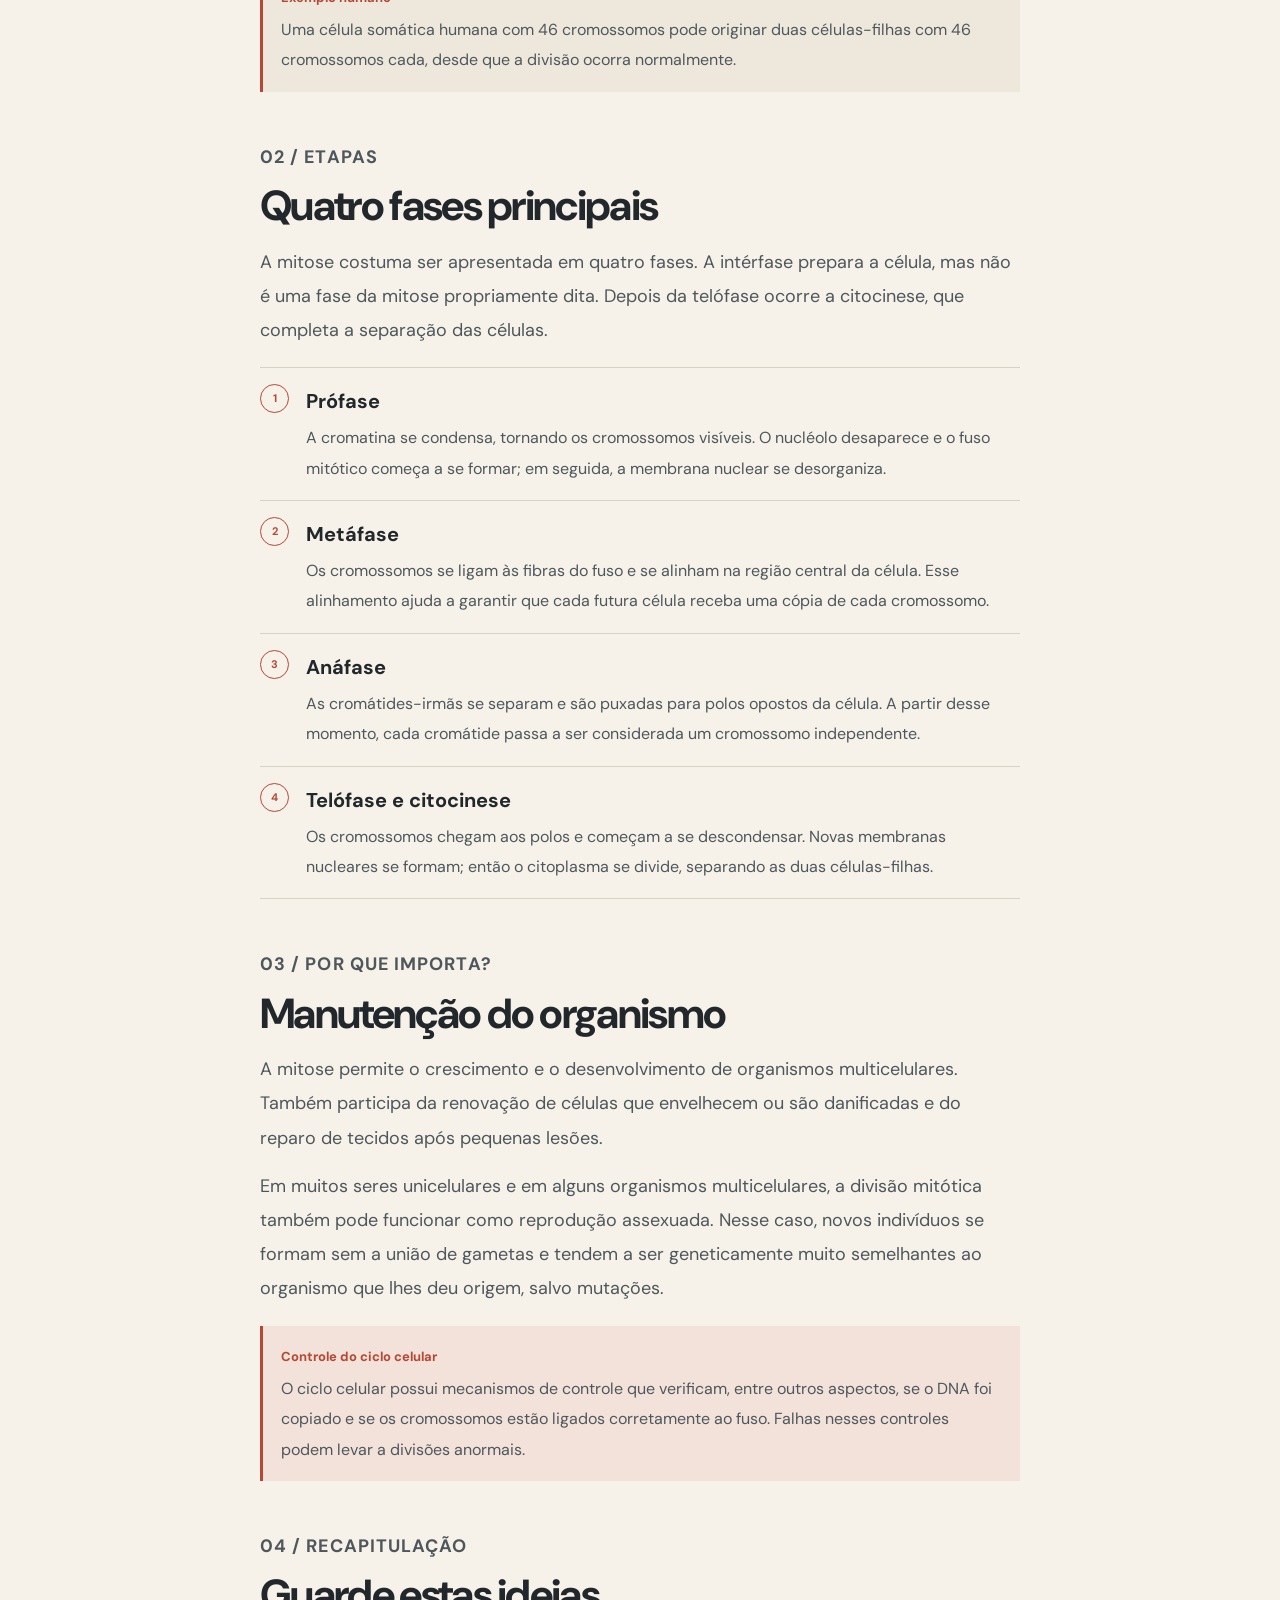
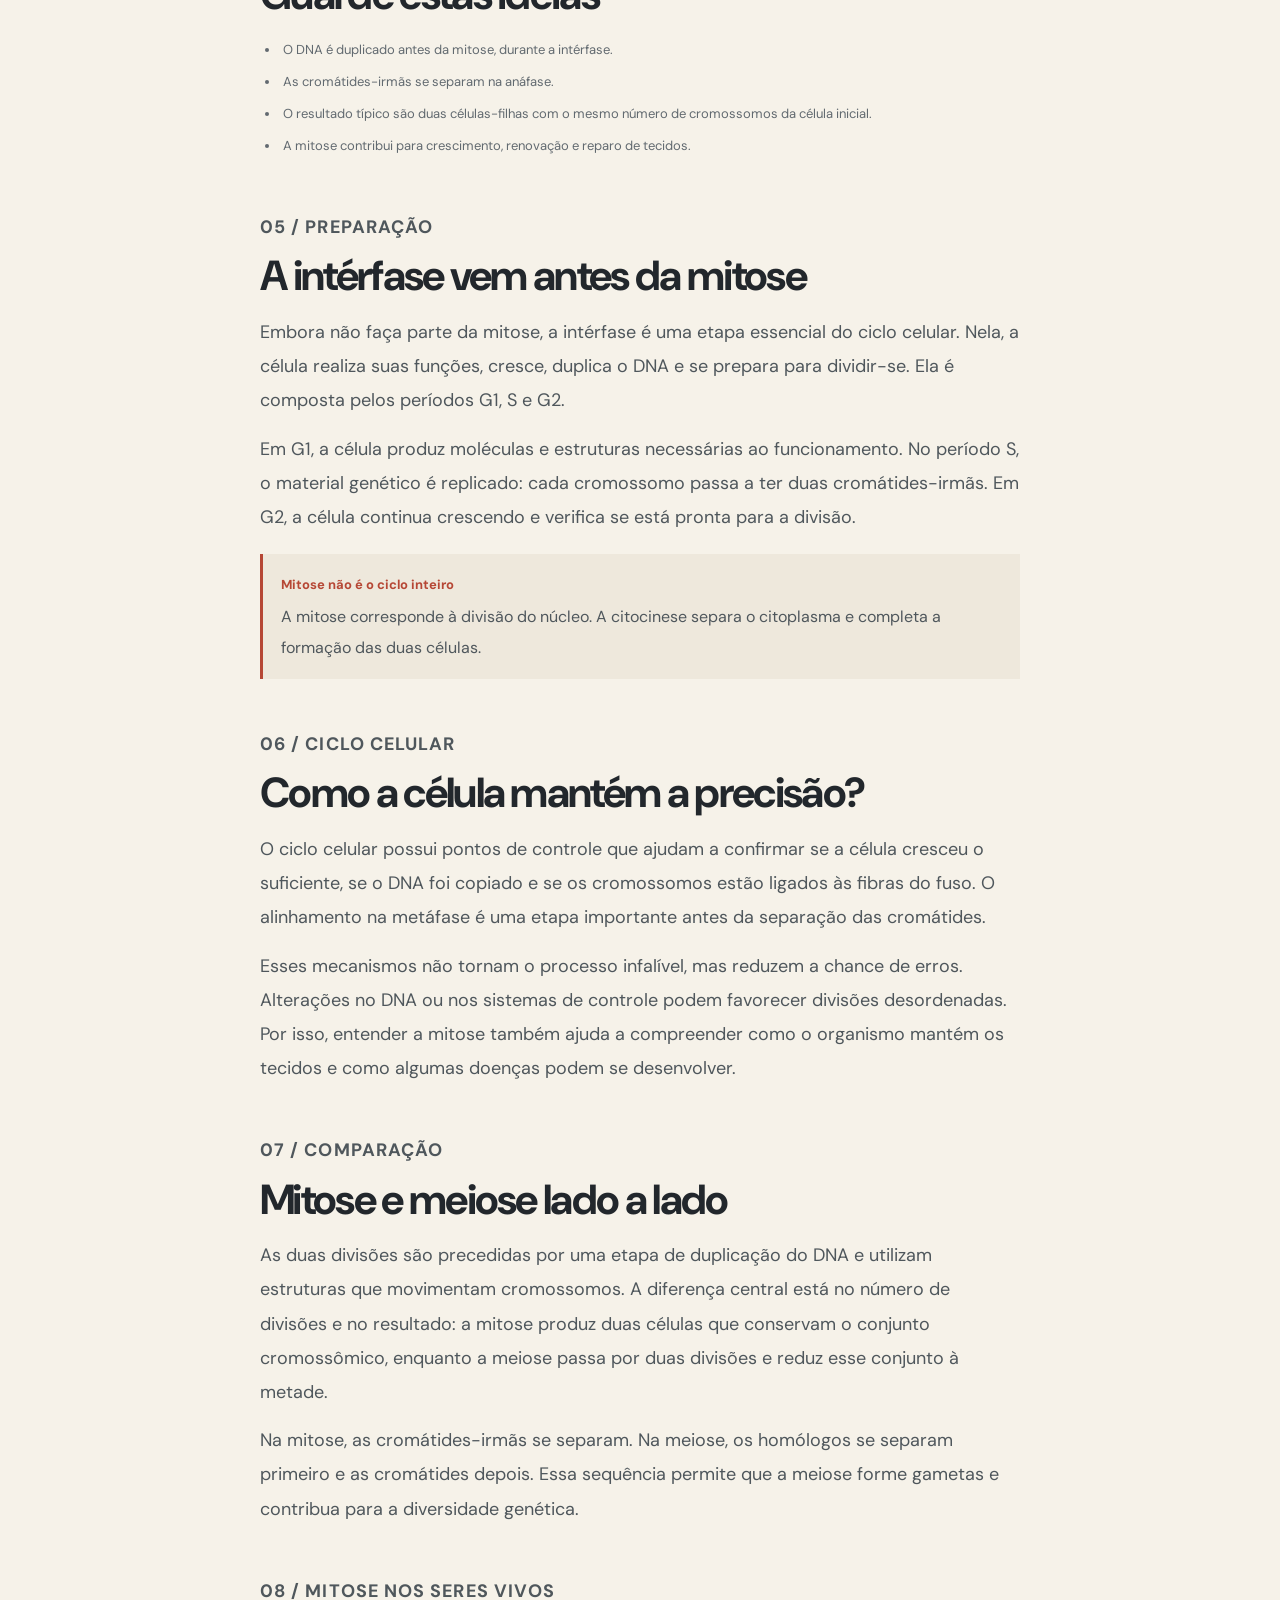
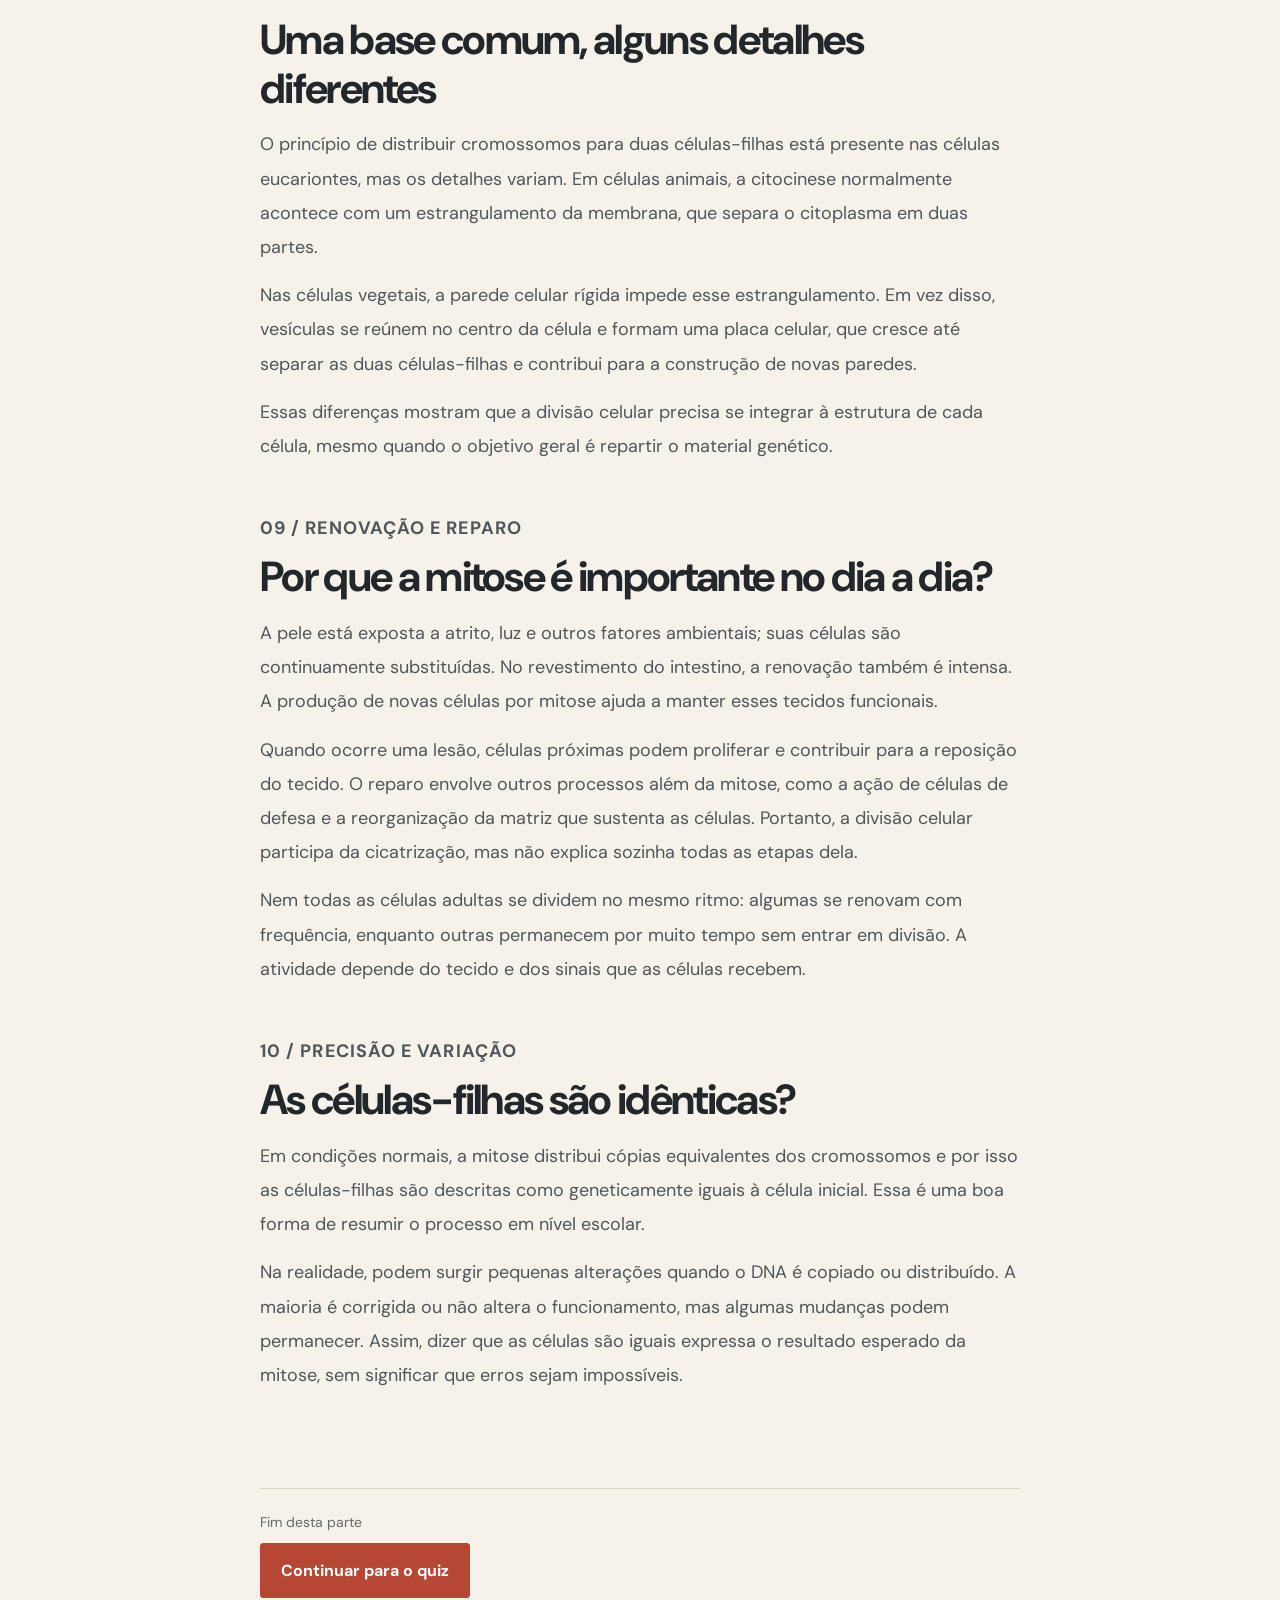
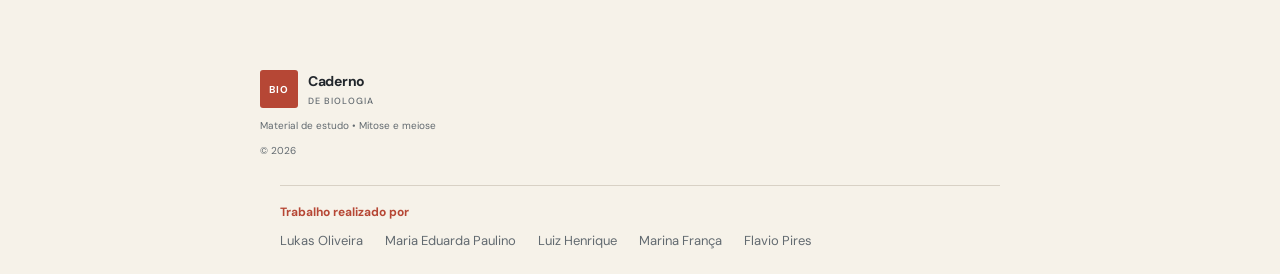
<file: mitose.html>
<!doctype html>
<html lang="pt-BR">
<head>
  <meta charset="utf-8">
  <meta name="viewport" content="width=device-width, initial-scale=1">
  <meta name="description" content="Conheça as etapas e a importância da mitose.">
  <title>Mitose | Caderno de biologia</title>
  <link rel="stylesheet" href="style.css">
  <script src="script.js" defer></script>
</head>
<body>
<header class="site-header">
  <a class="brand" href="index.html"><span class="brand-mark">BIO</span><span>Caderno <small>de biologia</small></span></a>
  <button class="menu-toggle" aria-label="Abrir menu" aria-expanded="false">☰</button>
  <nav class="main-nav">
    <a href="index.html">Início</a><a href="meiose.html">Meiose</a><a class="active" href="mitose.html">Mitose</a><a href="quiz.html">Quiz</a>
  </nav>
</header>

<main>
  <section class="page-hero">
    <div>
      <p class="eyebrow">CAPÍTULO 02 • DIVISÃO EQUACIONAL</p>
      <h1>Mitose: crescer e <span>renovar</span></h1>
      <p class="lead">Uma divisão que distribui cópias do material genético e conserva o número de cromossomos.</p>
    </div>
    <div class="image-placeholder page-image">
      <div class="image-placeholder-inner"><img src="imagens/mitose.jfif" alt="Ilustração das fases da mitose"></div>
    </div>
  </section>

  <section class="section content-layout">
    <aside class="on-this-page">
      <p class="eyebrow">NESTA PÁGINA</p>
      <a href="#conceito">O que é</a><a href="#etapas">Etapas</a><a href="#importancia">Importância</a><a href="#resumo">Resumo</a>
      <a href="#interfase">Intérfase</a><a href="#controle">Controle celular</a><a href="#mitose-meiose">Comparação</a><a href="#tipos">Células vegetais</a><a href="#reparo">Reparo dos tecidos</a>
    </aside>

    <article class="article">
      <section id="conceito">
        <p class="eyebrow">01 / CONCEITO</p>
        <h2>O que é a mitose?</h2>
        <p>A mitose é a divisão do núcleo celular que, junto da divisão do citoplasma (citocinese), dá origem a duas células-filhas. Em geral, elas recebem conjuntos equivalentes de cromossomos e mantêm o mesmo número da célula que iniciou o processo.</p>
        <p>Em organismos eucariontes, a mitose ocorre em células do corpo, como as da pele e de muitos outros tecidos. Antes dela, na intérfase, a célula cresce e duplica o DNA. Cada cromossomo duplicado passa a ter duas cromátides-irmãs, que serão separadas durante a divisão.</p>
        <div class="fact-box"><b>Exemplo humano</b><p>Uma célula somática humana com 46 cromossomos pode originar duas células-filhas com 46 cromossomos cada, desde que a divisão ocorra normalmente.</p></div>
      </section>

      <section id="etapas">
        <p class="eyebrow">02 / ETAPAS</p>
        <h2>Quatro fases principais</h2>
        <p>A mitose costuma ser apresentada em quatro fases. A intérfase prepara a célula, mas não é uma fase da mitose propriamente dita. Depois da telófase ocorre a citocinese, que completa a separação das células.</p>
        <div class="phase-list">
          <div class="phase"><span>1</span><div><h3>Prófase</h3><p>A cromatina se condensa, tornando os cromossomos visíveis. O nucléolo desaparece e o fuso mitótico começa a se formar; em seguida, a membrana nuclear se desorganiza.</p></div></div>
          <div class="phase"><span>2</span><div><h3>Metáfase</h3><p>Os cromossomos se ligam às fibras do fuso e se alinham na região central da célula. Esse alinhamento ajuda a garantir que cada futura célula receba uma cópia de cada cromossomo.</p></div></div>
          <div class="phase"><span>3</span><div><h3>Anáfase</h3><p>As cromátides-irmãs se separam e são puxadas para polos opostos da célula. A partir desse momento, cada cromátide passa a ser considerada um cromossomo independente.</p></div></div>
          <div class="phase"><span>4</span><div><h3>Telófase e citocinese</h3><p>Os cromossomos chegam aos polos e começam a se descondensar. Novas membranas nucleares se formam; então o citoplasma se divide, separando as duas células-filhas.</p></div></div>
        </div>

      </section>

      <section id="importancia">
        <p class="eyebrow">03 / POR QUE IMPORTA?</p>
        <h2>Manutenção do organismo</h2>
        <p>A mitose permite o crescimento e o desenvolvimento de organismos multicelulares. Também participa da renovação de células que envelhecem ou são danificadas e do reparo de tecidos após pequenas lesões.</p>
        <p>Em muitos seres unicelulares e em alguns organismos multicelulares, a divisão mitótica também pode funcionar como reprodução assexuada. Nesse caso, novos indivíduos se formam sem a união de gametas e tendem a ser geneticamente muito semelhantes ao organismo que lhes deu origem, salvo mutações.</p>
        <div class="fact-box accent"><b>Controle do ciclo celular</b><p>O ciclo celular possui mecanismos de controle que verificam, entre outros aspectos, se o DNA foi copiado e se os cromossomos estão ligados corretamente ao fuso. Falhas nesses controles podem levar a divisões anormais.</p></div>
      </section>

      <section id="resumo">
        <p class="eyebrow">04 / RECAPITULAÇÃO</p>
        <h2>Guarde estas ideias</h2>
        <ul class="key-points">
          <li>O DNA é duplicado antes da mitose, durante a intérfase.</li>
          <li>As cromátides-irmãs se separam na anáfase.</li>
          <li>O resultado típico são duas células-filhas com o mesmo número de cromossomos da célula inicial.</li>
          <li>A mitose contribui para crescimento, renovação e reparo de tecidos.</li>
        </ul>
      </section>

      <section id="interfase">
        <p class="eyebrow">05 / PREPARAÇÃO</p>
        <h2>A intérfase vem antes da mitose</h2>
        <p>Embora não faça parte da mitose, a intérfase é uma etapa essencial do ciclo celular. Nela, a célula realiza suas funções, cresce, duplica o DNA e se prepara para dividir-se. Ela é composta pelos períodos G1, S e G2.</p>
        <p>Em G1, a célula produz moléculas e estruturas necessárias ao funcionamento. No período S, o material genético é replicado: cada cromossomo passa a ter duas cromátides-irmãs. Em G2, a célula continua crescendo e verifica se está pronta para a divisão.</p>
        <div class="fact-box"><b>Mitose não é o ciclo inteiro</b><p>A mitose corresponde à divisão do núcleo. A citocinese separa o citoplasma e completa a formação das duas células.</p></div>
      </section>

      <section id="controle">
        <p class="eyebrow">06 / CICLO CELULAR</p>
        <h2>Como a célula mantém a precisão?</h2>
        <p>O ciclo celular possui pontos de controle que ajudam a confirmar se a célula cresceu o suficiente, se o DNA foi copiado e se os cromossomos estão ligados às fibras do fuso. O alinhamento na metáfase é uma etapa importante antes da separação das cromátides.</p>
        <p>Esses mecanismos não tornam o processo infalível, mas reduzem a chance de erros. Alterações no DNA ou nos sistemas de controle podem favorecer divisões desordenadas. Por isso, entender a mitose também ajuda a compreender como o organismo mantém os tecidos e como algumas doenças podem se desenvolver.</p>
      </section>

      <section id="mitose-meiose">
        <p class="eyebrow">07 / COMPARAÇÃO</p>
        <h2>Mitose e meiose lado a lado</h2>
        <p>As duas divisões são precedidas por uma etapa de duplicação do DNA e utilizam estruturas que movimentam cromossomos. A diferença central está no número de divisões e no resultado: a mitose produz duas células que conservam o conjunto cromossômico, enquanto a meiose passa por duas divisões e reduz esse conjunto à metade.</p>
        <p>Na mitose, as cromátides-irmãs se separam. Na meiose, os homólogos se separam primeiro e as cromátides depois. Essa sequência permite que a meiose forme gametas e contribua para a diversidade genética.</p>
      </section>

      <section id="tipos">
        <p class="eyebrow">08 / MITOSE NOS SERES VIVOS</p>
        <h2>Uma base comum, alguns detalhes diferentes</h2>
        <p>O princípio de distribuir cromossomos para duas células-filhas está presente nas células eucariontes, mas os detalhes variam. Em células animais, a citocinese normalmente acontece com um estrangulamento da membrana, que separa o citoplasma em duas partes.</p>
        <p>Nas células vegetais, a parede celular rígida impede esse estrangulamento. Em vez disso, vesículas se reúnem no centro da célula e formam uma placa celular, que cresce até separar as duas células-filhas e contribui para a construção de novas paredes.</p>
        <p>Essas diferenças mostram que a divisão celular precisa se integrar à estrutura de cada célula, mesmo quando o objetivo geral é repartir o material genético.</p>
      </section>

      <section id="reparo">
        <p class="eyebrow">09 / RENOVAÇÃO E REPARO</p>
        <h2>Por que a mitose é importante no dia a dia?</h2>
        <p>A pele está exposta a atrito, luz e outros fatores ambientais; suas células são continuamente substituídas. No revestimento do intestino, a renovação também é intensa. A produção de novas células por mitose ajuda a manter esses tecidos funcionais.</p>
        <p>Quando ocorre uma lesão, células próximas podem proliferar e contribuir para a reposição do tecido. O reparo envolve outros processos além da mitose, como a ação de células de defesa e a reorganização da matriz que sustenta as células. Portanto, a divisão celular participa da cicatrização, mas não explica sozinha todas as etapas dela.</p>
        <p>Nem todas as células adultas se dividem no mesmo ritmo: algumas se renovam com frequência, enquanto outras permanecem por muito tempo sem entrar em divisão. A atividade depende do tecido e dos sinais que as células recebem.</p>
      </section>

      <section id="limites">
        <p class="eyebrow">10 / PRECISÃO E VARIAÇÃO</p>
        <h2>As células-filhas são idênticas?</h2>
        <p>Em condições normais, a mitose distribui cópias equivalentes dos cromossomos e por isso as células-filhas são descritas como geneticamente iguais à célula inicial. Essa é uma boa forma de resumir o processo em nível escolar.</p>
        <p>Na realidade, podem surgir pequenas alterações quando o DNA é copiado ou distribuído. A maioria é corrigida ou não altera o funcionamento, mas algumas mudanças podem permanecer. Assim, dizer que as células são iguais expressa o resultado esperado da mitose, sem significar que erros sejam impossíveis.</p>
      </section>
    </article>
  </section>

  <section class="page-navigation">
    <p>Fim desta parte</p>
    <a class="button" href="quiz.html">Continuar para o quiz</a>
  </section>
</main>

<footer>
  <a class="brand" href="index.html"><span class="brand-mark">BIO</span><span>Caderno <small>de biologia</small></span></a>
  <div class="credits-footer">
    <p>Trabalho realizado por</p>
    <ul>
      <li>Lukas Oliveira</li><li>Maria Eduarda Paulino</li><li>Luiz Henrique</li><li>Marina França</li><li>Flavio Pires</li>
    </ul>
  </div>
  <p>Material de estudo • Mitose e meiose</p>
  <span>© <span data-year></span></span>
</footer>
</body>
</html>
</file>
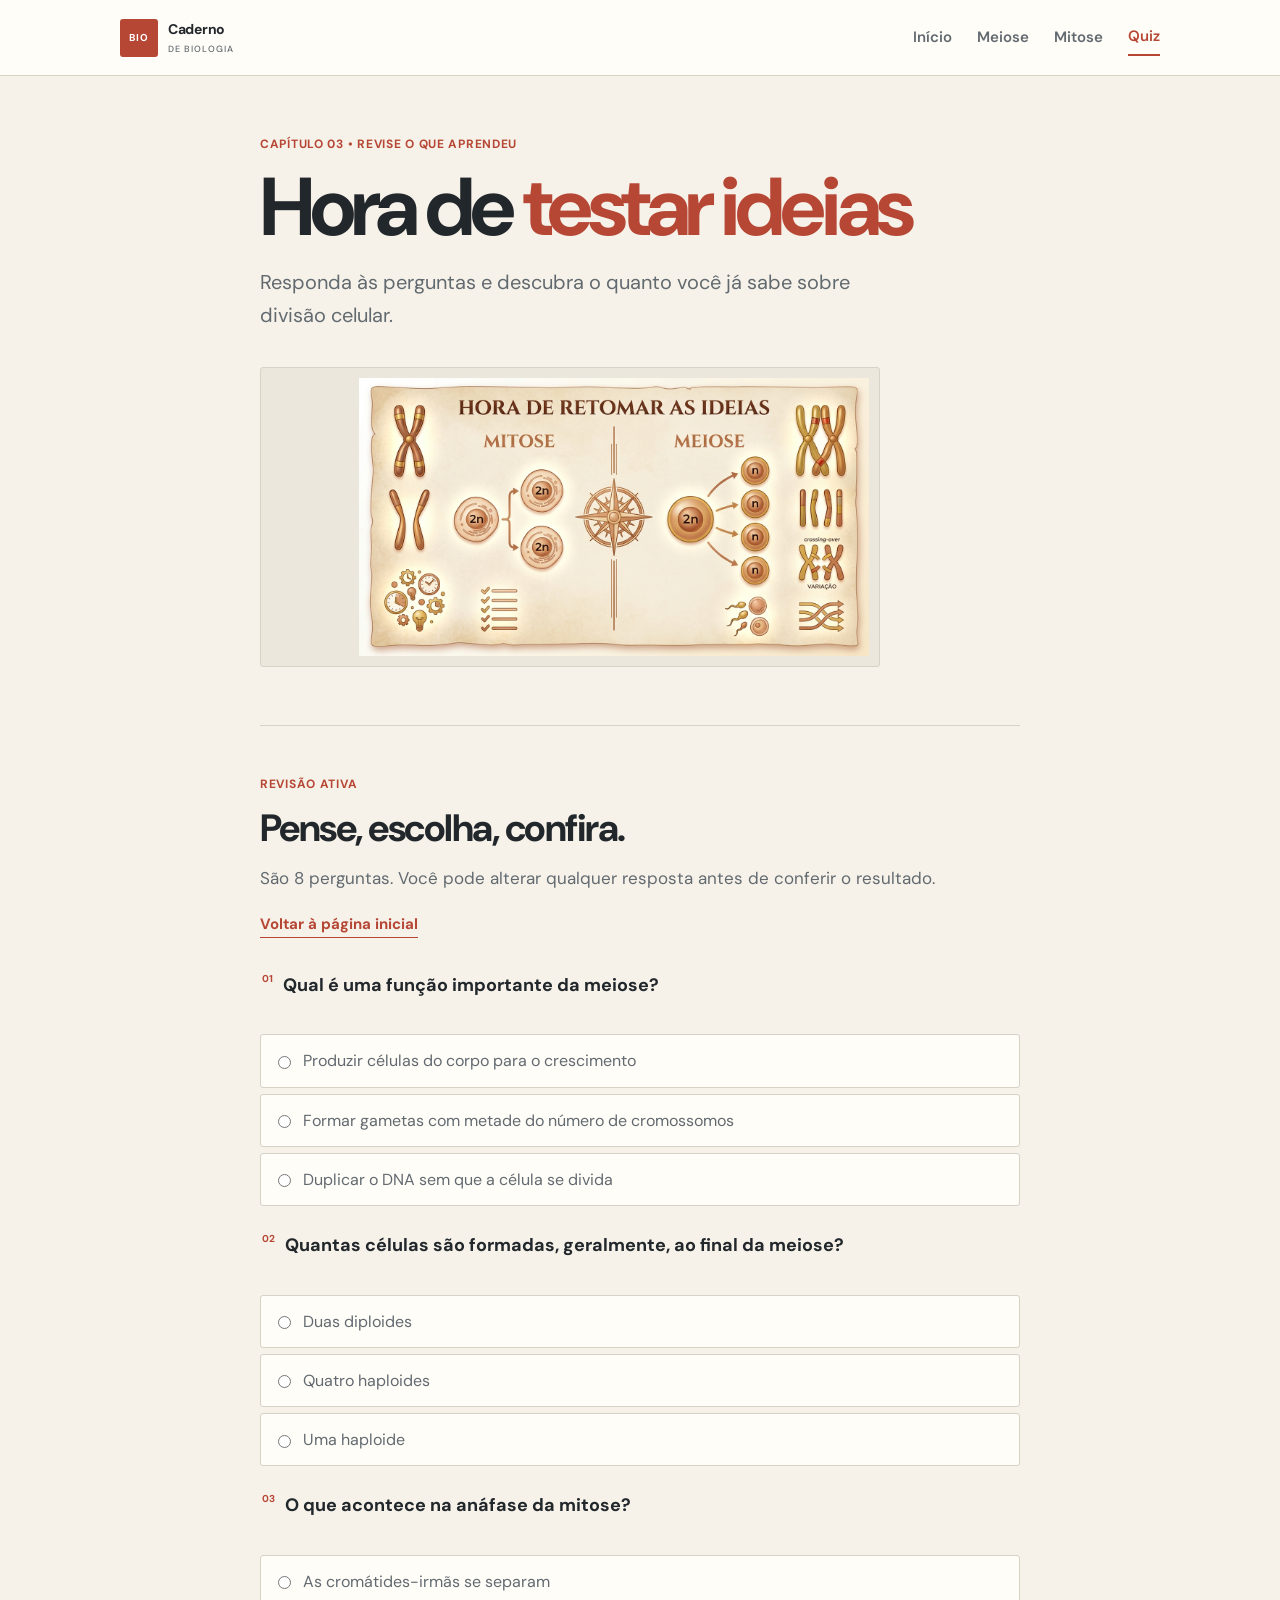
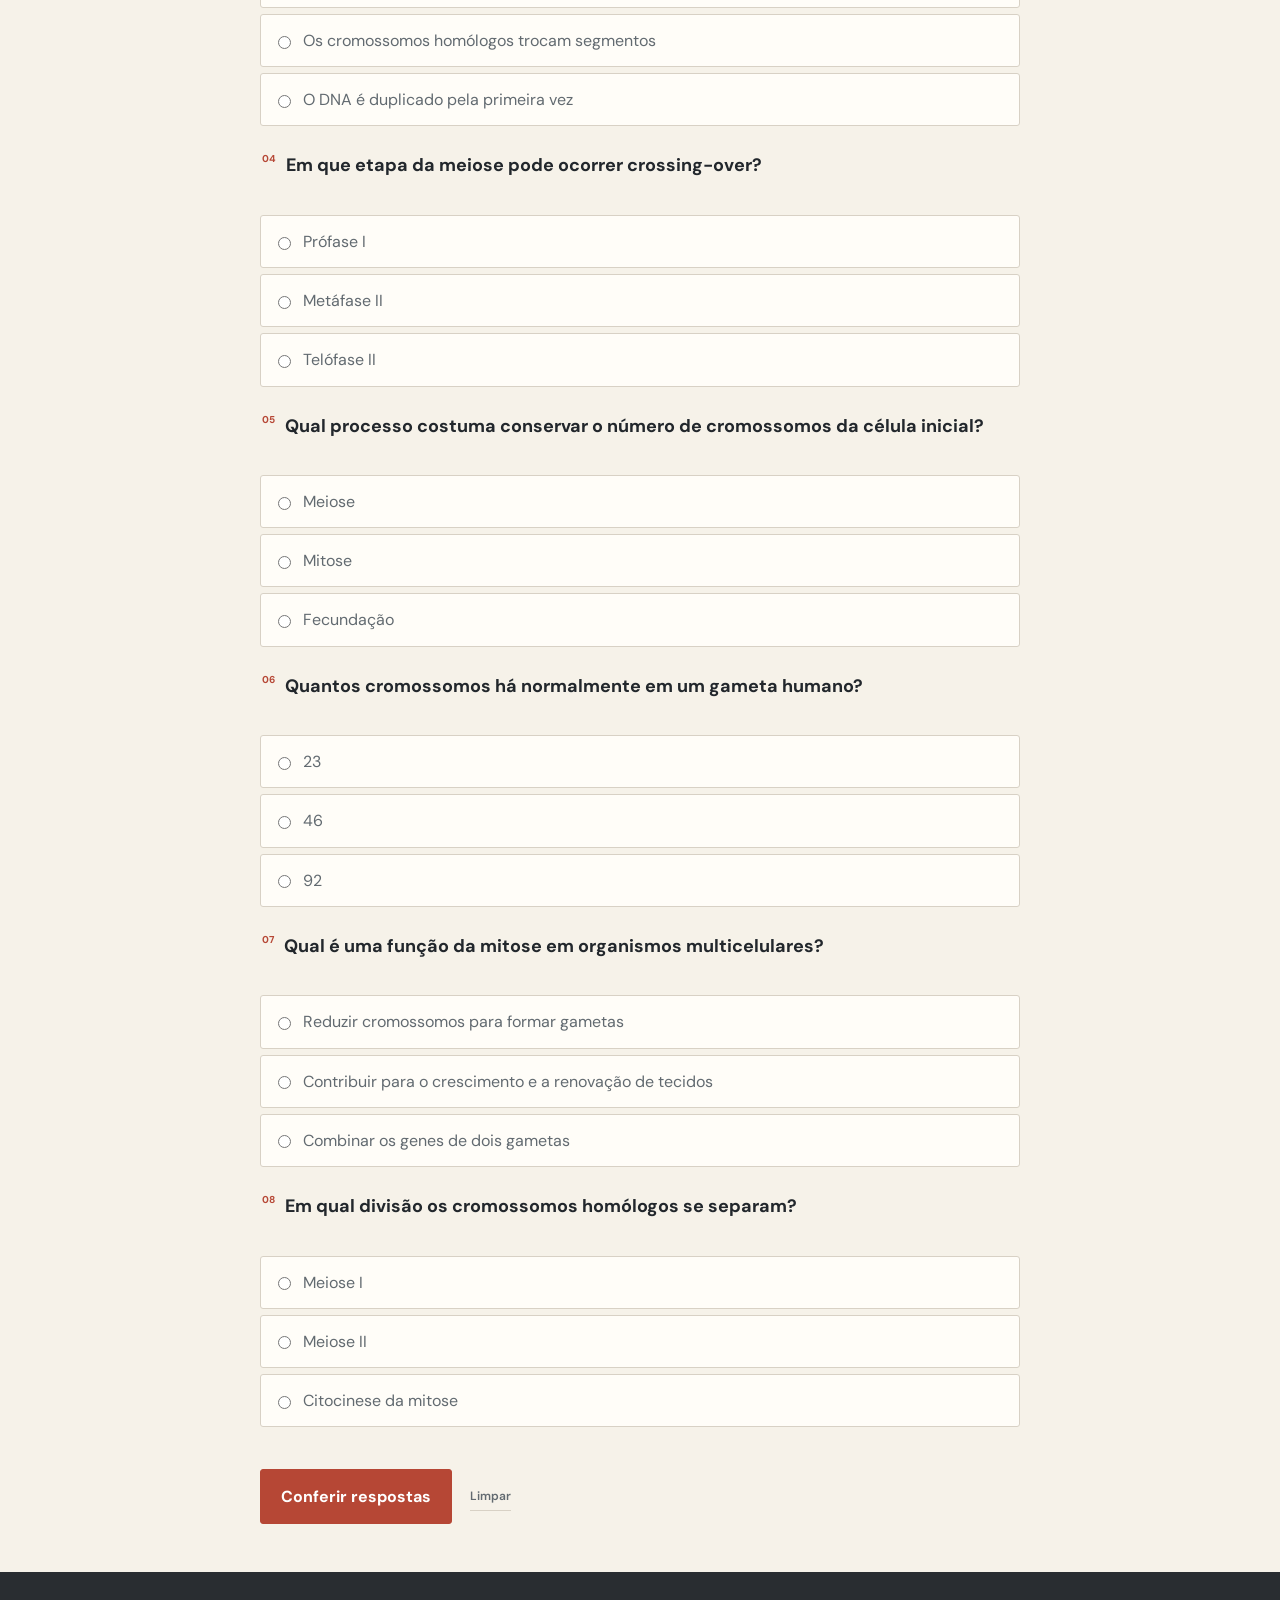
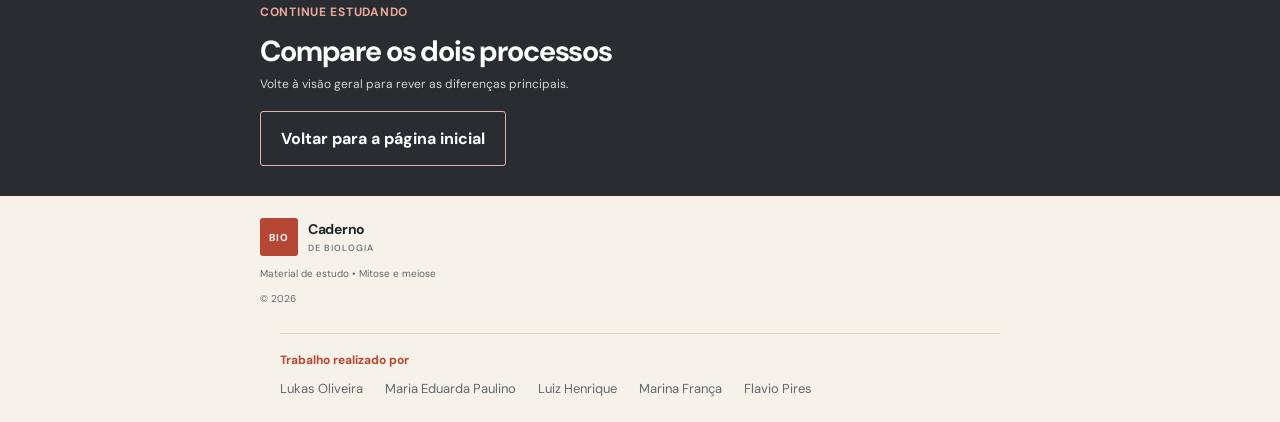
<file: quiz.html>
<!doctype html>
<html lang="pt-BR">
<head>
  <meta charset="utf-8">
  <meta name="viewport" content="width=device-width, initial-scale=1">
  <meta name="description" content="Quiz para revisar mitose e meiose.">
  <title>Quiz | Caderno de biologia</title>
  <link rel="stylesheet" href="style.css">
  <script src="script.js" defer></script>
</head>
<body>
<header class="site-header">
  <a class="brand" href="index.html"><span class="brand-mark">BIO</span><span>Caderno <small>de biologia</small></span></a>
  <button class="menu-toggle" aria-label="Abrir menu" aria-expanded="false">☰</button>
  <nav class="main-nav">
    <a href="index.html">Início</a><a href="meiose.html">Meiose</a><a href="mitose.html">Mitose</a><a class="active" href="quiz.html">Quiz</a>
  </nav>
</header>

<main>
  <section class="page-hero quiz-hero">
    <div>
      <p class="eyebrow">CAPÍTULO 03 • REVISE O QUE APRENDEU</p>
      <h1>Hora de <span>testar ideias</span></h1>
      <p class="lead">Responda às perguntas e descubra o quanto você já sabe sobre divisão celular.</p>
    </div>
    <div class="image-placeholder page-image">
      <div class="image-placeholder-inner"></div>
      <img src="imagens/quiz.jfif" alt="">
    </div>
  </section>

  <section class="section quiz-layout">
    <div class="quiz-aside">
      <p class="eyebrow">REVISÃO ATIVA</p>
      <h2>Pense, escolha, confira.</h2>
      <p>São 8 perguntas. Você pode alterar qualquer resposta antes de conferir o resultado.</p>
      <a class="text-link" href="index.html">Voltar à página inicial</a>
    </div>

    <form id="quiz-form" class="quiz-form">
      <fieldset class="question">
        <legend><span>01</span> Qual é uma função importante da meiose?</legend>
        <label><input type="radio" name="q1" value="a"><span>Produzir células do corpo para o crescimento</span></label>
        <label><input type="radio" name="q1" value="b"><span>Formar gametas com metade do número de cromossomos</span></label>
        <label><input type="radio" name="q1" value="c"><span>Duplicar o DNA sem que a célula se divida</span></label>
      </fieldset>
      <fieldset class="question">
        <legend><span>02</span> Quantas células são formadas, geralmente, ao final da meiose?</legend>
        <label><input type="radio" name="q2" value="a"><span>Duas diploides</span></label>
        <label><input type="radio" name="q2" value="b"><span>Quatro haploides</span></label>
        <label><input type="radio" name="q2" value="c"><span>Uma haploide</span></label>
      </fieldset>
      <fieldset class="question">
        <legend><span>03</span> O que acontece na anáfase da mitose?</legend>
        <label><input type="radio" name="q3" value="a"><span>As cromátides-irmãs se separam</span></label>
        <label><input type="radio" name="q3" value="b"><span>Os cromossomos homólogos trocam segmentos</span></label>
        <label><input type="radio" name="q3" value="c"><span>O DNA é duplicado pela primeira vez</span></label>
      </fieldset>
      <fieldset class="question">
        <legend><span>04</span> Em que etapa da meiose pode ocorrer crossing-over?</legend>
        <label><input type="radio" name="q4" value="a"><span>Prófase I</span></label>
        <label><input type="radio" name="q4" value="b"><span>Metáfase II</span></label>
        <label><input type="radio" name="q4" value="c"><span>Telófase II</span></label>
      </fieldset>
      <fieldset class="question">
        <legend><span>05</span> Qual processo costuma conservar o número de cromossomos da célula inicial?</legend>
        <label><input type="radio" name="q5" value="a"><span>Meiose</span></label>
        <label><input type="radio" name="q5" value="b"><span>Mitose</span></label>
        <label><input type="radio" name="q5" value="c"><span>Fecundação</span></label>
      </fieldset>
      <fieldset class="question">
        <legend><span>06</span> Quantos cromossomos há normalmente em um gameta humano?</legend>
        <label><input type="radio" name="q6" value="a"><span>23</span></label>
        <label><input type="radio" name="q6" value="b"><span>46</span></label>
        <label><input type="radio" name="q6" value="c"><span>92</span></label>
      </fieldset>
      <fieldset class="question">
        <legend><span>07</span> Qual é uma função da mitose em organismos multicelulares?</legend>
        <label><input type="radio" name="q7" value="a"><span>Reduzir cromossomos para formar gametas</span></label>
        <label><input type="radio" name="q7" value="b"><span>Contribuir para o crescimento e a renovação de tecidos</span></label>
        <label><input type="radio" name="q7" value="c"><span>Combinar os genes de dois gametas</span></label>
      </fieldset>
      <fieldset class="question">
        <legend><span>08</span> Em qual divisão os cromossomos homólogos se separam?</legend>
        <label><input type="radio" name="q8" value="a"><span>Meiose I</span></label>
        <label><input type="radio" name="q8" value="b"><span>Meiose II</span></label>
        <label><input type="radio" name="q8" value="c"><span>Citocinese da mitose</span></label>
      </fieldset>

      <div class="quiz-actions">
        <button class="button" type="submit">Conferir respostas</button>
        <button class="reset-button" type="reset">Limpar</button>
      </div>
      <div id="quiz-result" class="quiz-result" aria-live="polite" hidden></div>
    </form>
  </section>

  <section class="next-banner">
    <div>
      <p class="eyebrow">CONTINUE ESTUDANDO</p>
      <h2>Compare os dois processos</h2>
      <p>Volte à visão geral para rever as diferenças principais.</p>
    </div>
    <a class="button button-light" href="index.html">Voltar para a página inicial</a>
  </section>
</main>

<footer>
  <a class="brand" href="index.html"><span class="brand-mark">BIO</span><span>Caderno <small>de biologia</small></span></a>
  <div class="credits-footer">
    <p>Trabalho realizado por</p>
    <ul>
      <li>Lukas Oliveira</li><li>Maria Eduarda Paulino</li><li>Luiz Henrique</li><li>Marina França</li><li>Flavio Pires</li>
    </ul>
  </div>
  <p>Material de estudo • Mitose e meiose</p>
  <span>© <span data-year></span></span>
</footer>
</body>
</html>
</file>
<file: style.css>
@import url('https://fonts.googleapis.com/css2?family=DM+Sans:wght@400;500;600;700&display=swap');

:root {
  --paper: #f6f2e9;
  --sheet: #fffdf8;
  --ink: #22272c;
  --muted: #626a70;
  --accent: #b64735;
  --accent-soft: #f2e2da;
  --line: #d8d1c5;
  --sans: 'DM Sans', Arial, sans-serif;
}

* { box-sizing: border-box; }
html { scroll-behavior: smooth; scroll-padding-top: 85px; }
body { margin: 0; color: var(--ink); background: var(--paper); font-family: var(--sans); line-height: 1.7; }
a { color: inherit; text-decoration: none; }

.site-header {
  min-height: 76px;
  padding: 12px max(calc((100vw - 1040px) / 2), 6%);
  display: flex;
  align-items: center;
  justify-content: space-between;
  gap: 24px;
  background: var(--sheet);
  border-bottom: 1px solid var(--line);
  position: relative;
  z-index: 5;
}

.brand { display: flex; align-items: center; gap: 10px; font-size: 14px; font-weight: 700; letter-spacing: -.02em; }
.brand small { display: block; color: var(--muted); font-size: 9px; font-weight: 500; letter-spacing: .12em; text-transform: uppercase; }
.brand-mark { display: grid; place-items: center; width: 38px; height: 38px; background: var(--accent); color: white; border-radius: 3px; font-size: 10px; font-weight: 700; letter-spacing: .08em; }
.main-nav { display: flex; align-items: center; gap: 25px; font-size: 15px; font-weight: 600; }
.main-nav a { color: var(--muted); padding: 5px 0; }
.main-nav a:hover, .main-nav a.active { color: var(--accent); }
.main-nav a.active { border-bottom: 2px solid var(--accent); }
.menu-toggle { display: none; border: 0; background: transparent; color: var(--ink); font-size: 24px; cursor: pointer; }
main { width: 100%; }

.hero, .page-hero {
  width: min(100% - 40px, 760px);
  margin: 0 auto;
  padding: 58px 0 48px;
  display: flex;
  flex-direction: column;
  align-items: flex-start;
  gap: 25px;
}
.hero { border-bottom: 1px solid var(--line); }
.hero-copy, .page-hero > div:first-child { width: 100%; }
.eyebrow { margin: 0 0 12px; color: var(--accent); font-size: 12px; font-weight: 700; letter-spacing: .06em; }
h1, h2, h3, p { margin-top: 0; }

.hero h1, .page-hero h1 {
  max-width: 700px;
  margin: 0 0 16px;
  font-size: clamp(54px, 9vw, 82px);
  line-height: 1.02;
  letter-spacing: -.06em;
  font-weight: 700;
}
.hero h1 span, .page-hero h1 span, h2 span { color: var(--accent); font-style: normal; }
.lead { max-width: 620px; margin: 0; color: var(--muted); font-size: 20px; line-height: 1.65; }
.hero-actions { display: flex; align-items: center; flex-wrap: wrap; gap: 18px; margin-top: 24px; }

.button {
  display: inline-flex;
  align-items: center;
  justify-content: center;
  gap: 18px;
  padding: 16px 20px;
  color: white;
  background: var(--accent);
  border: 1px solid var(--accent);
  border-radius: 3px;
  font: 700 16px var(--sans);
  cursor: pointer;
}
.button:hover { background: #963b2d; }
.text-link { color: var(--accent); font-size: 15px; font-weight: 700; border-bottom: 1px solid currentColor; padding-bottom: 3px; }

.image-placeholder {
  width: 150%;
  height: 360px;
  margin: 25px 0;
  padding: 12px;
  box-sizing: border-box;
  border-radius: 8px;
  background-color: #e9efe8;
  display: flex;
  align-items: center;
  justify-content: center;
  max-width: 500px;
  overflow: hidden;
  text-align: center;
}
.image-placeholder-inner {
  display: flex;
  flex-direction: column;
  align-items: center;
  justify-content: center;
  width: 100%;
  height: 100%;
  color: #52645f;
  text-align: center;
}
.image-placeholder img {
  display: block;
  width: 200%;
  height: 380px;
  object-fit: contain;
  max-width: 700px;
  text-align: center;
}

.hero-image, .page-image, .inline-image, .image-placeholder {
  width: 100%;
  max-width: 620px;
  height: 300px;
  min-height: 220px;
  margin: 10px 0;
  padding: 10px;
  border-radius: 3px;
  background: #ece7dc;
  border: 1px solid var(--line);
}
.image-placeholder-inner { width: 100%; height: 100%; }
.image-placeholder img { display: block; width: 100%; max-width: 100%; height: 100%; object-fit: contain; }
.hero-stamp { display: none; }

.section { width: min(100% - 40px, 760px); margin: 0 auto; padding: 48px 0; }
.intro-grid, .quick-compare, .content-layout, .quiz-layout { display: flex; flex-direction: column; align-items: stretch; gap: 22px; }
.intro-grid { border-bottom: 1px solid var(--line); }
h2 { margin: 0 0 14px; font-size: clamp(38px, 6vw, 52px); line-height: 1.16; letter-spacing: -.04em; font-weight: 700; }
.body-copy { max-width: 700px; color: var(--muted); font-size: 18px; }
.body-copy p { margin-bottom: 14px; }

.pathways { padding-top: 45px; }
.section-heading { display: block; margin-bottom: 22px; }
.section-heading > p { max-width: 600px; color: var(--muted); font-size: 13px; }
.card-grid { display: flex; flex-direction: column; gap: 0; border-top: 1px solid var(--line); }
.topic-card {
  display: grid;
  grid-template-columns: 48px 1fr;
  column-gap: 14px;
  align-items: start;
  min-height: 0;
  padding: 20px 4px;
  border: 0;
  border-bottom: 1px solid var(--line);
  border-radius: 0;
  background: transparent;
}
.topic-card:hover { background: rgba(255,255,255,.35); }
.card-number { position: static; grid-row: span 3; color: var(--accent); font-size: 12px; font-weight: 700; }
.card-icon { display: none; }
.topic-card h3 { margin: 0 0 5px; font-size: 27px; }
.topic-card p { margin: 0; max-width: 600px; color: var(--muted); font-size: 17px; }
.topic-card .button { grid-column: 2; justify-self: start; margin-top: 12px; }

.quote-band {
  width: min(100% - 40px, 760px);
  margin: 20px auto;
  padding: 24px 0;
  border-top: 2px solid var(--accent);
  border-bottom: 1px solid var(--line);
  text-align: left;
  color: var(--ink);
}
.quote-band > span { display: none; }
.quote-band p { margin: 0 0 8px; font-size: 19px; line-height: 1.5; font-weight: 600; }
.quote-band small { color: var(--muted); font-size: 9px; letter-spacing: .08em; }

.compare-table { width: 100%; overflow-x: auto; border-top: 1px solid var(--line); }
.compare-row { display: grid; grid-template-columns: 1.15fr 1fr 1fr; gap: 8px; padding: 12px 5px; border-bottom: 1px solid var(--line); color: var(--muted); font-size: 11px; }
.compare-head { color: var(--accent); font-weight: 700; font-size: 10px; }

.mini-grid { display: grid; grid-template-columns: 1fr; gap: 0; margin: 18px 0; border-top: 1px solid var(--line); }
.mini-grid > div { padding: 14px 3px; border-bottom: 1px solid var(--line); background: transparent; }
.mini-grid b { color: var(--accent); font-size: 12px; }
.mini-grid p { margin: 4px 0 0; color: var(--muted); font-size: 16px; }

.next-banner {
  width: 100%;
  padding: 30px max(calc((100vw - 760px) / 2), 20px);
  display: flex;
  flex-direction: column;
  align-items: flex-start;
  gap: 16px;
  background: #292d31;
  color: white;
}
.next-banner .eyebrow { color: #e8a99a; }
.next-banner h2 { margin-bottom: 6px; font-size: 29px; }
.next-banner p:not(.eyebrow) { margin: 0; color: #d2d4d5; font-size: 12px; }
.button-light { background: transparent; border-color: #e4b2a6; color: white; }
.button-light:hover { background: #3c4145; }

.page-hero { border-bottom: 1px solid var(--line); }
.page-hero h1 { font-size: clamp(54px, 9vw, 82px); }
.content-layout { padding-top: 30px; }
.on-this-page { display: flex; flex-direction: column; gap: 6px; padding: 0 0 18px; border-bottom: 1px solid var(--line); }
.on-this-page .eyebrow { margin-bottom: 4px; }
.on-this-page a { color: var(--muted); font-size: 15px; }
.on-this-page a:hover { color: var(--accent); }
.article { width: 100%; max-width: 760px; }
.article section { margin-bottom: 48px; scroll-margin-top: 25px; }
.article h2 { font-size: 42px; }
.article h3 { margin-bottom: 5px; font-size: 20px; }
.article p { margin-bottom: 14px; color: #4f575c; font-size: 18px; line-height: 1.9; }
.article .eyebrow { margin-bottom: 8px; }
.fact-box { margin: 20px 0; padding: 16px 18px; background: #eee8dc; border-left: 3px solid var(--accent); }
.fact-box b { color: var(--accent); font-size: 13px; }
.fact-box p { margin: 5px 0 0; font-size: 16px; }
.fact-box.accent { background: var(--accent-soft); border-color: var(--accent); }

.phase-list { margin-top: 20px; border-top: 1px solid var(--line); }
.phase { display: grid; grid-template-columns: 34px 1fr; gap: 12px; padding: 16px 0; border-bottom: 1px solid var(--line); }
.phase > span { display: grid; place-items: center; width: 29px; height: 29px; color: var(--accent); border: 1px solid var(--accent); border-radius: 50%; font-size: 11px; font-weight: 700; }
.phase p { margin: 0; font-size: 16px; }
.inline-image { min-height: 220px; margin: 25px auto 30px; }
.key-points { padding-left: 20px; color: var(--muted); font-size: 13px; }
.key-points li { padding: 5px 0 5px 3px; }

.page-navigation {
  width: min(100% - 40px, 760px);
  margin: 0 auto 50px;
  padding-top: 22px;
  border-top: 1px solid var(--line);
  display: flex;
  flex-direction: column;
  align-items: flex-start;
  gap: 8px;
}
.page-navigation p { margin: 0; color: var(--muted); font-size: 14px; }

.quiz-aside { margin-bottom: 10px; }
.quiz-aside h2 { font-size: 38px; }
.quiz-aside p:not(.eyebrow) { color: var(--muted); font-size: 17px; }
.question { margin: 0; padding: 18px 0; border: 0; border-top: 1px solid var(--line); }
.question legend { display: flex; gap: 10px; width: 100%; padding-bottom: 10px; color: var(--ink); font-size: 18px; font-weight: 700; }
.question legend span { color: var(--accent); font-size: 10px; }
.question label { display: flex; align-items: center; gap: 9px; margin: 6px 0; padding: 12px; background: var(--sheet); border: 1px solid var(--line); border-radius: 3px; color: var(--muted); font-size: 16px; cursor: pointer; }
.question label:hover { border-color: var(--accent); }
.question input { accent-color: var(--accent); }
.question label:has(input:checked) { background: var(--accent-soft); border-color: var(--accent); color: var(--ink); }
.quiz-actions { display: flex; align-items: center; gap: 18px; margin-top: 18px; }
.reset-button { padding: 6px 0; color: var(--muted); background: none; border: 0; border-bottom: 1px solid var(--line); font: 600 12px var(--sans); cursor: pointer; }
.quiz-result { margin-top: 18px; padding: 16px; color: var(--ink); background: #eee8dc; border-left: 3px solid var(--accent); }
.quiz-result h3 { margin-bottom: 4px; font-size: 17px; }
.quiz-result p { margin: 0; font-size: 13px; }
.quiz-result ul { margin: 8px 0 0; padding-left: 18px; font-size: 12px; }
.quiz-result.incomplete { background: var(--accent-soft); }

[hidden] { display: none !important; }

footer {
  width: min(100% - 40px, 760px);
  margin: 0 auto;
  padding: 22px 0;
  display: flex;
  flex-direction: column;
  align-items: flex-start;
  gap: 8px;
  color: var(--muted);
  font-size: 10px;
}
footer p { margin: 0; }
footer .brand { color: var(--ink); }

.team-credit, .credits-footer { width: min(100% - 40px, 760px); margin: 0 auto; }
.team-credit { padding: 20px 0 22px; border-bottom: 1px solid var(--line); }
.team-credit > p, .credits-footer > p:first-child { margin: 0 0 8px; color: var(--accent); font-size: 12px; font-weight: 700; }
.team-credit ul, .credits-footer ul { display: flex; flex-wrap: wrap; gap: 6px 22px; margin: 0; padding: 0; list-style: none; color: var(--ink); font-size: 15px; }
.credits-footer { order: 3; margin-top: 18px; padding-top: 16px; border-top: 1px solid var(--line); }
.credits-footer ul { color: var(--muted); font-size: 13px; }

@media (max-width: 700px) {
  .site-header { min-height: 66px; padding: 10px 18px; }
  .menu-toggle { display: block; }
  .main-nav {
    display: none;
    position: absolute;
    top: 100%;
    left: 0;
    right: 0;
    padding: 14px 20px 18px;
    flex-direction: column;
    align-items: flex-start;
    gap: 13px;
    background: var(--sheet);
    border-bottom: 1px solid var(--line);
  }
  .main-nav.open { display: flex; }
  .main-nav a.active { border: 0; }
  .hero, .page-hero, .section, .content-layout, .quiz-layout {
    width: calc(100% - 36px);
    padding-top: 36px;
    padding-bottom: 36px;
    gap: 18px;
  }
  .hero h1 { font-size: 54px; }
  .page-hero h1 { font-size: 48px; }
  .lead { font-size: 18px; }
  .image-placeholder, .hero-image, .page-image, .inline-image { height: 230px; min-height: 210px; }
  .quote-band { width: calc(100% - 36px); }
  .quote-band p { font-size: 17px; }
  .compare-row { grid-template-columns: 1.1fr .8fr 1fr; font-size: 10px; gap: 6px; }
  .next-banner { padding: 28px 18px; }
  .article h2 { font-size: 36px; }
  .article p { font-size: 17px; }
  .question legend { font-size: 17px; }
  .question label { font-size: 15px; }
  .page-navigation { width: calc(100% - 36px); }
  footer { width: calc(100% - 36px); }
  .team-credit, .credits-footer { width: calc(100% - 36px); }
  .team-credit ul, .credits-footer ul { flex-direction: column; gap: 2px; }
}

@media (prefers-reduced-motion: reduce) {
  html { scroll-behavior: auto; }
  *, *::before, *::after { transition: none !important; }
}
</file>
